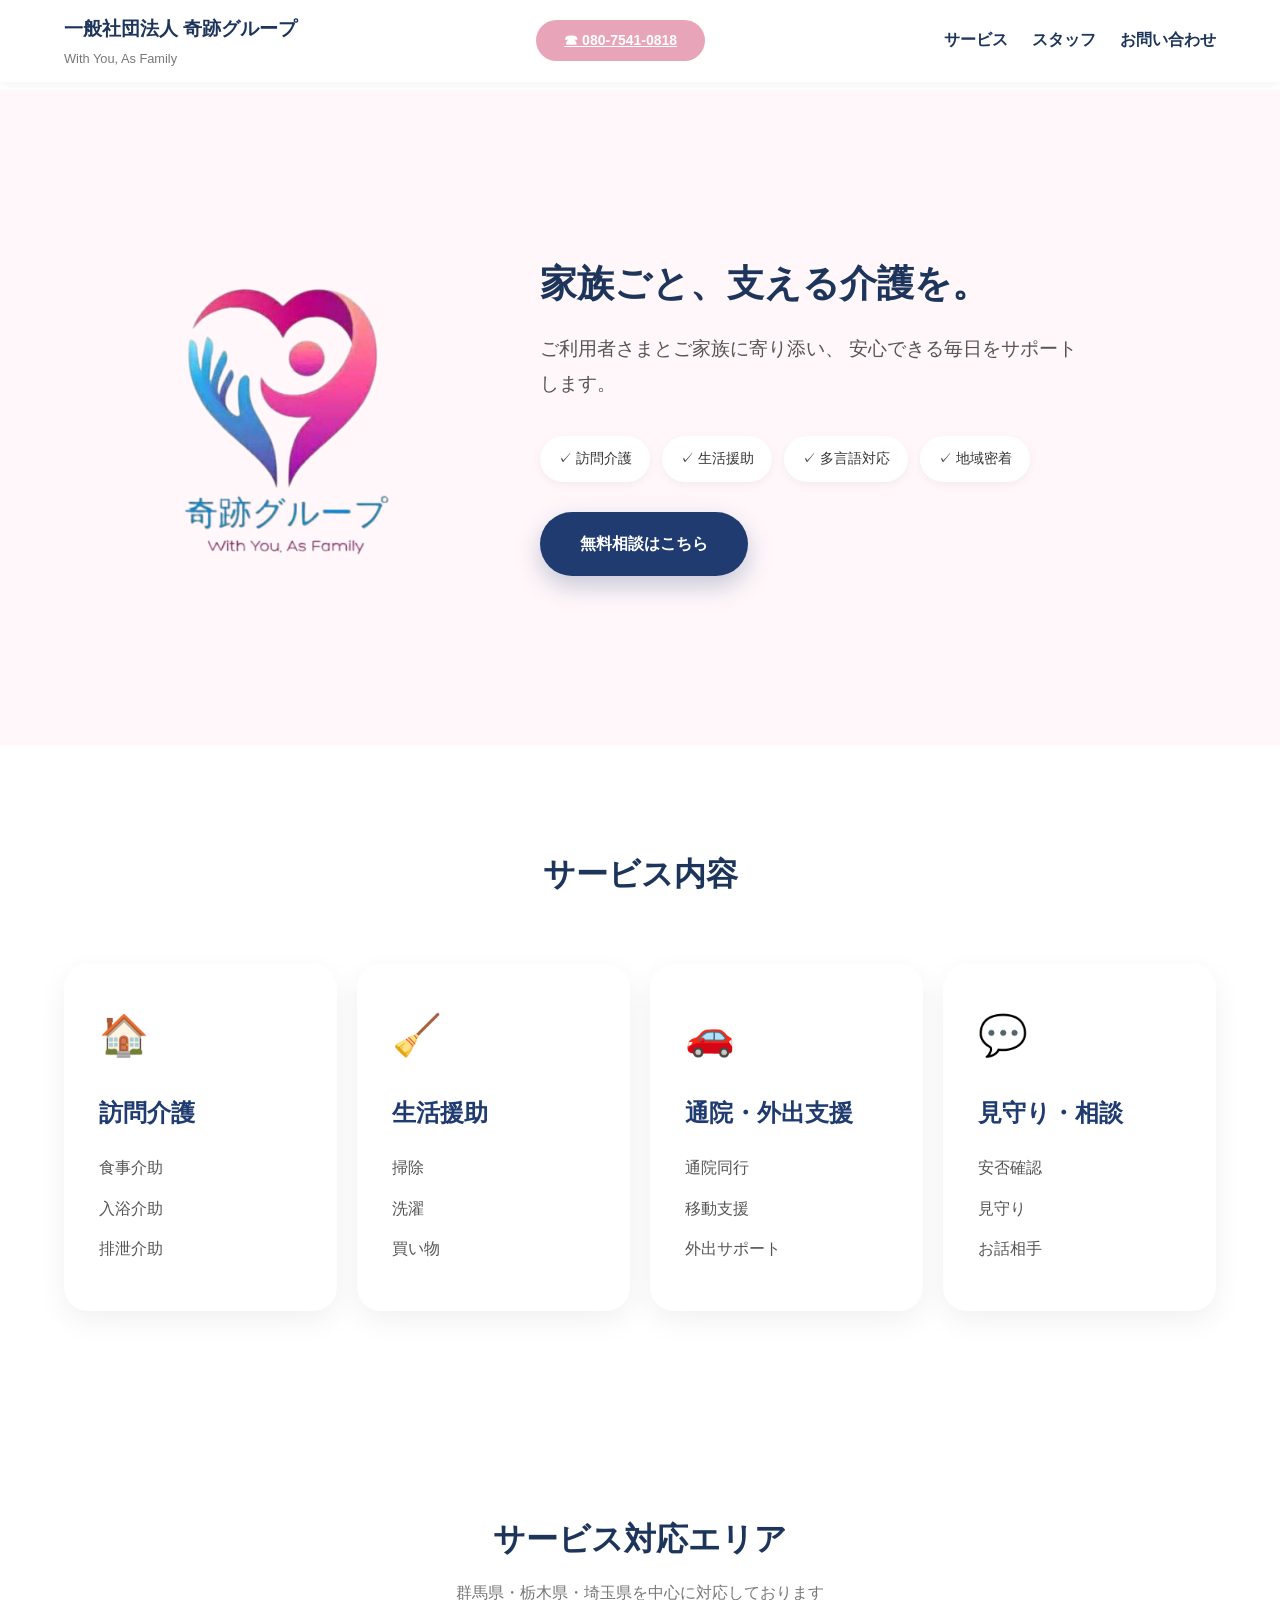
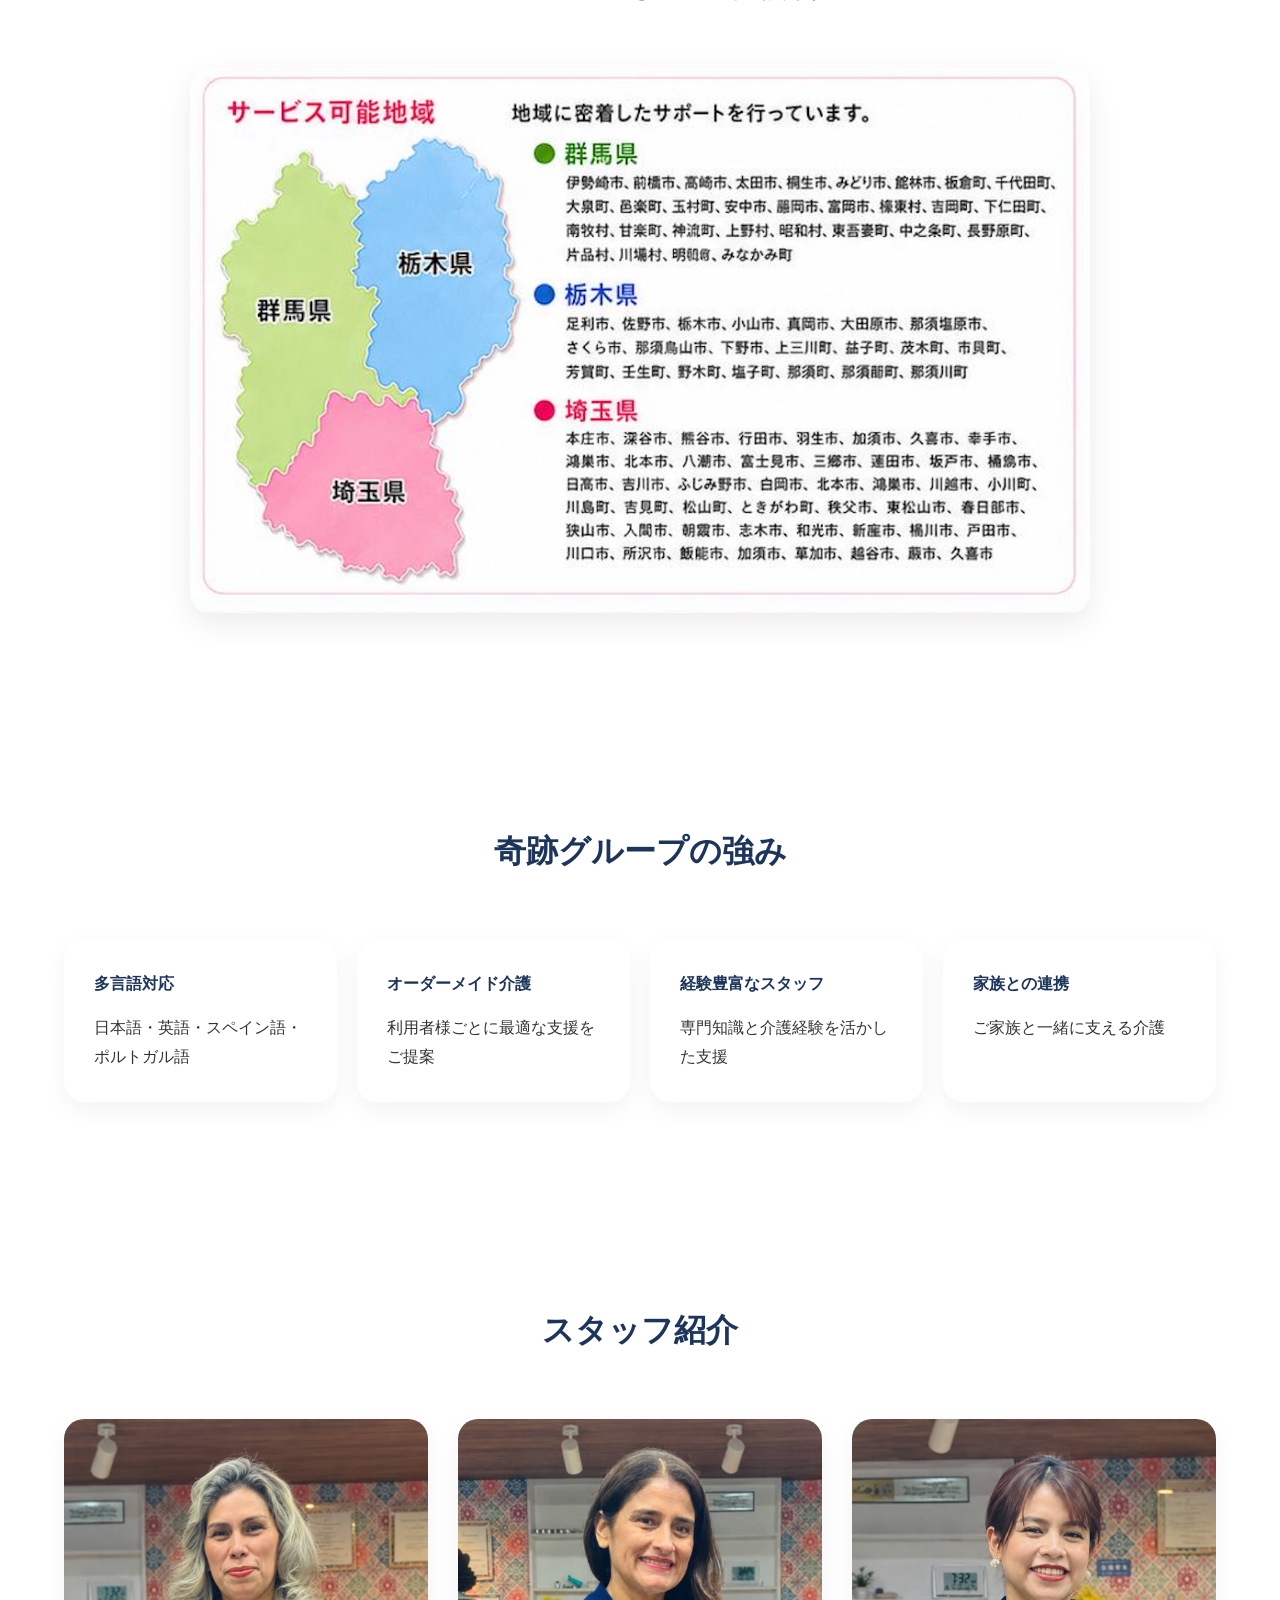
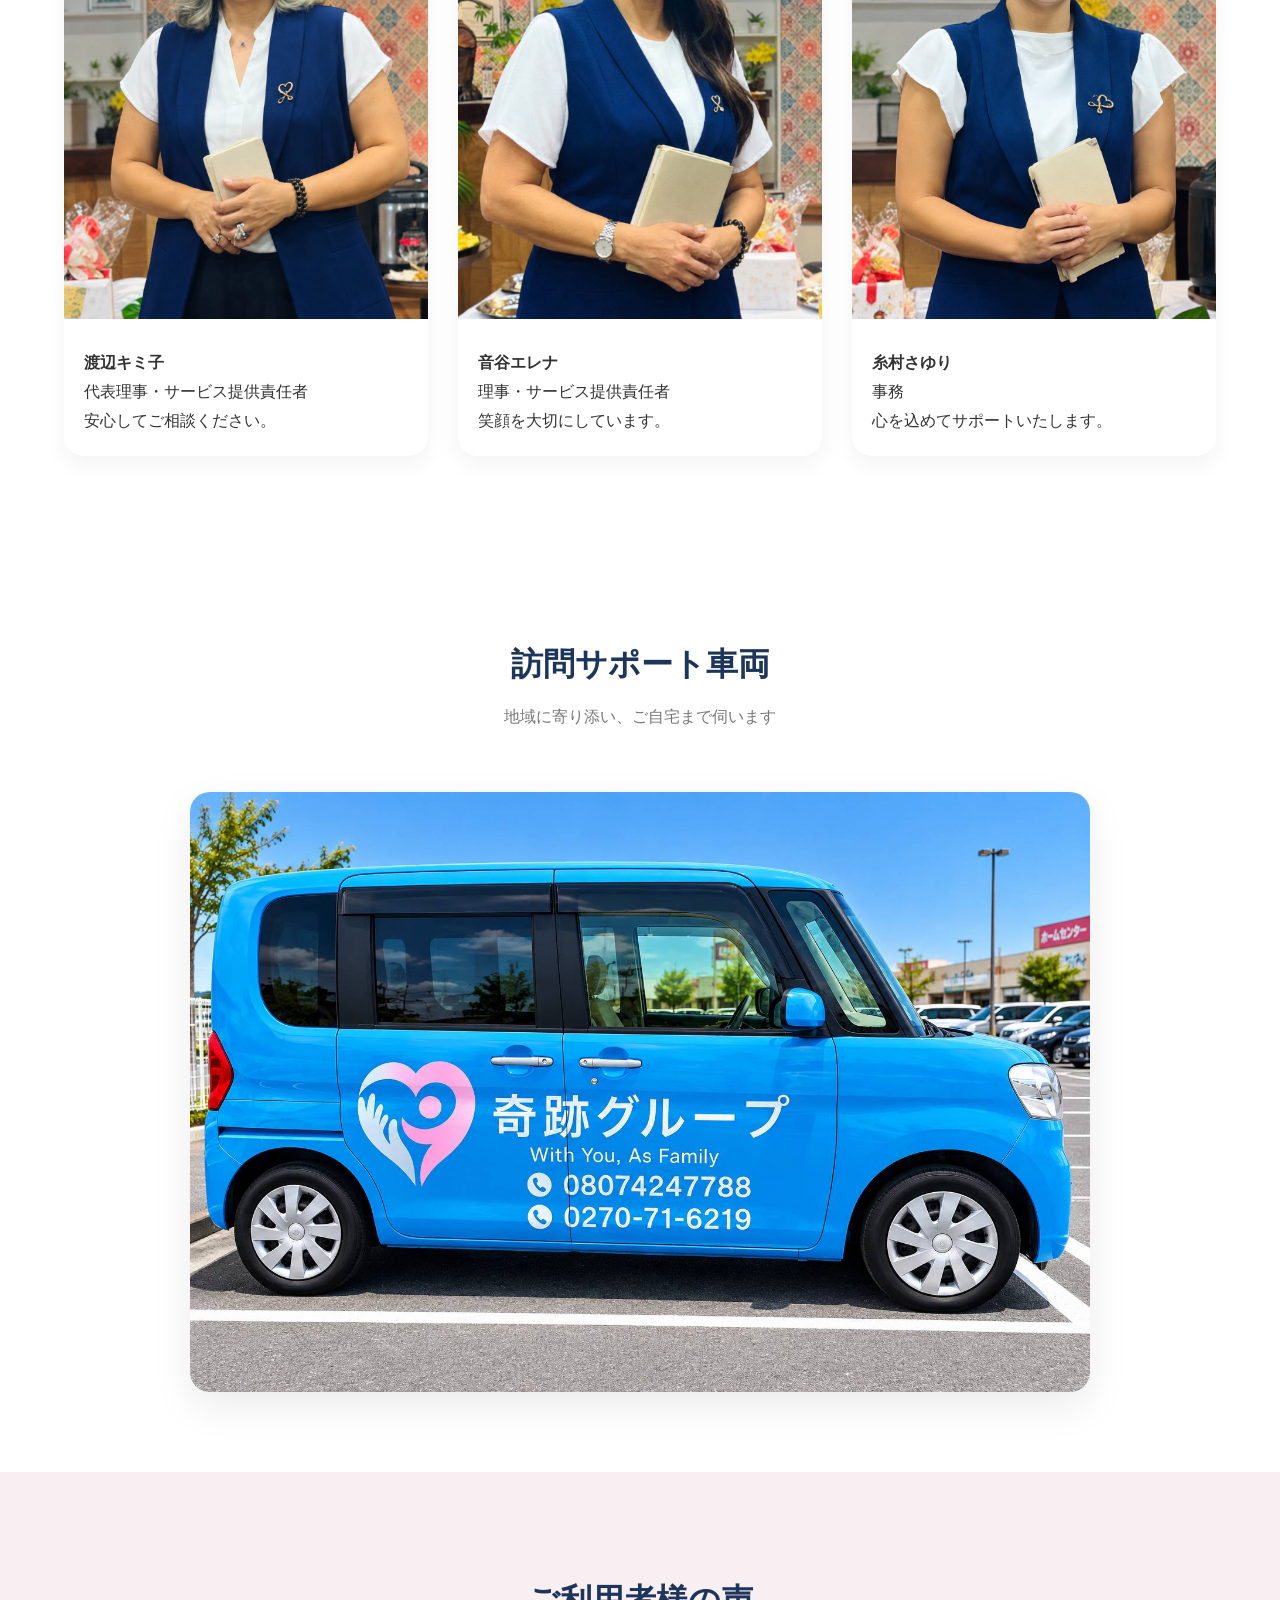
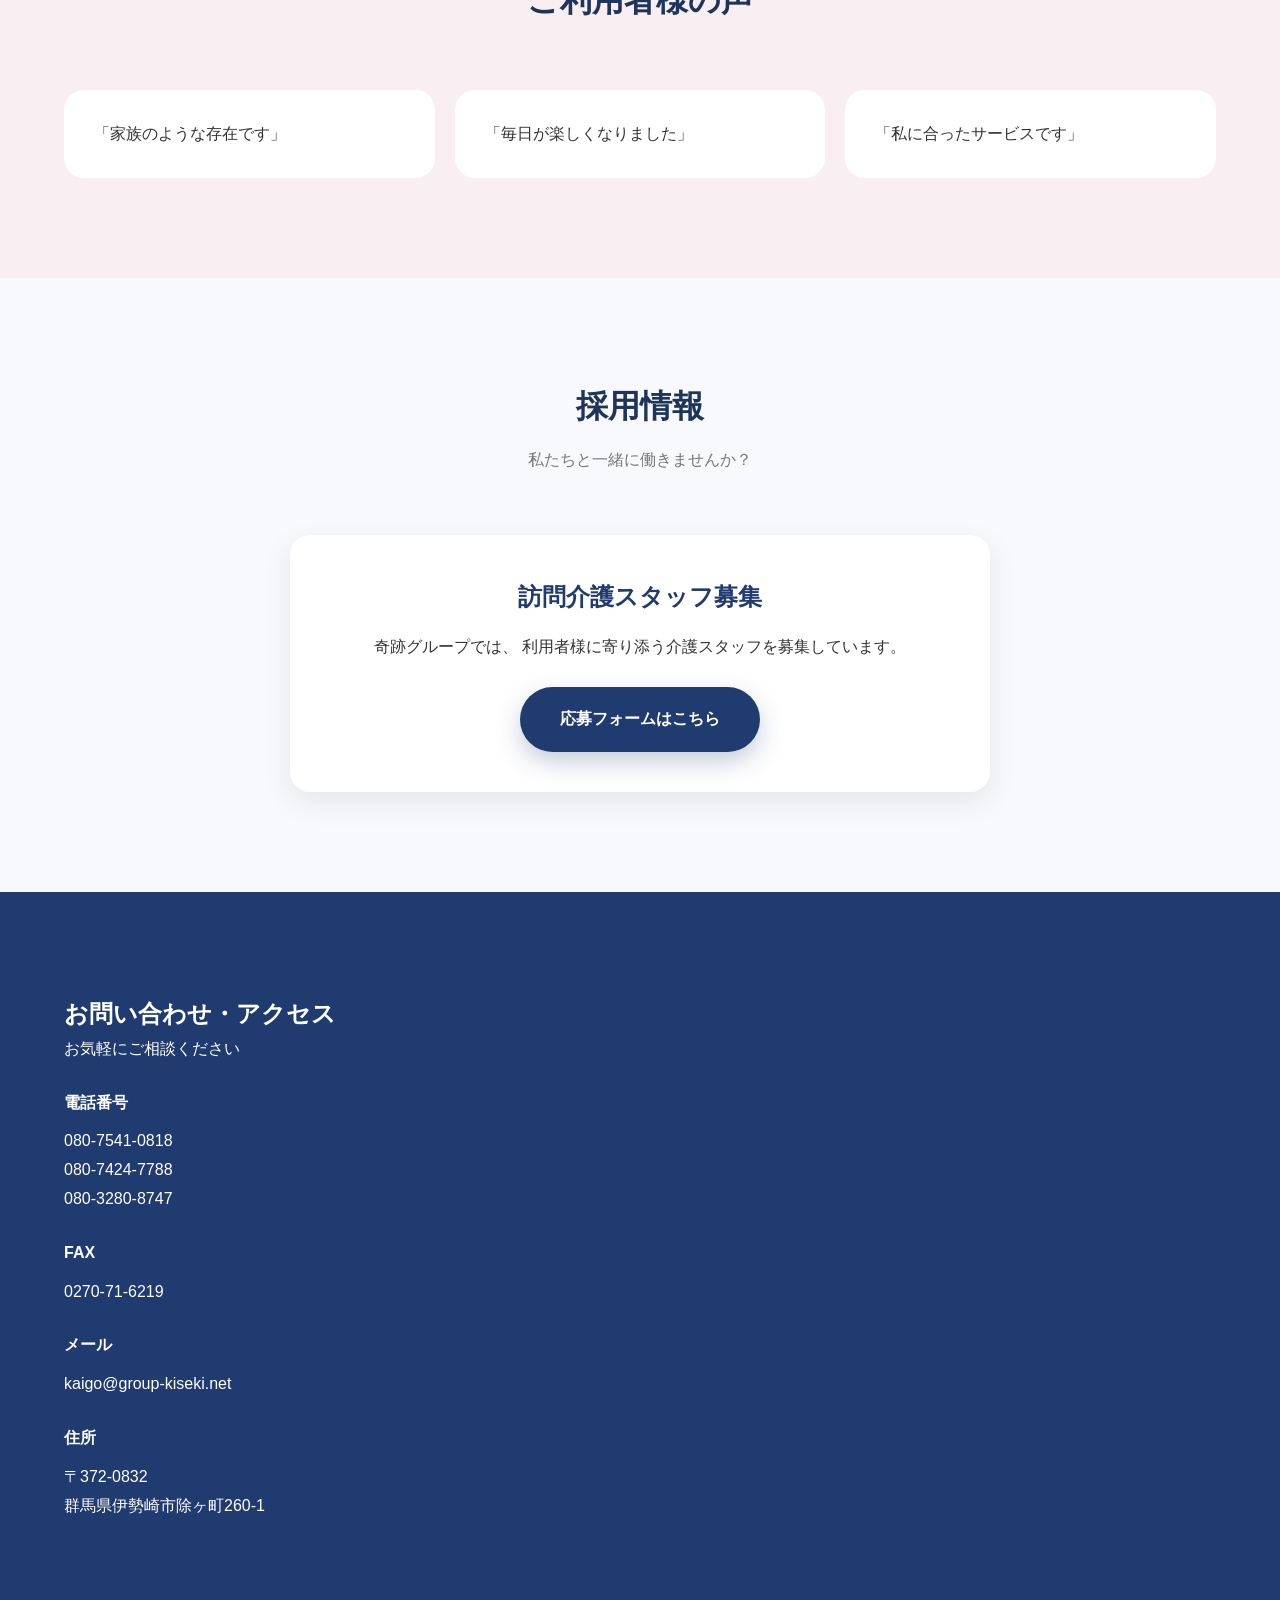
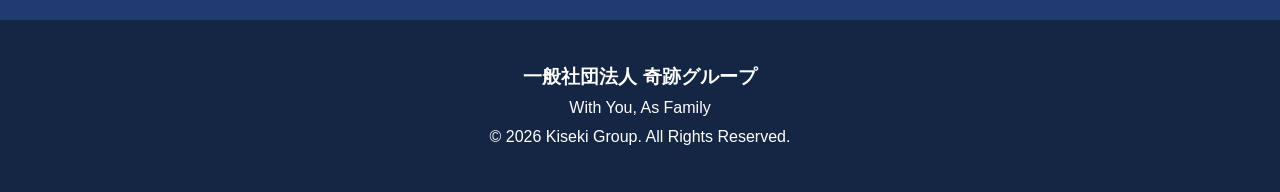
<file: index.html>
<!DOCTYPE html>
<html lang="ja">
<head>
<meta charset="UTF-8">
<meta name="viewport" content="width=device-width, initial-scale=1.0">

<title>一般社団法人 奇跡グループ｜訪問介護・生活支援</title>

<meta name="description"
content="群馬県伊勢崎市の訪問介護サービス。ご利用者様とご家族に寄り添い、安心できる毎日をサポートします。">

<link rel="preconnect" href="https://fonts.googleapis.com">
<link rel="preconnect" href="https://fonts.gstatic.com" crossorigin>
<link rel="stylesheet" href="style.css" />
</head>

<body>

<!-- HEADER -->
<header>
<div class="container navbar">

  <div class="logo">
    <h1>一般社団法人 奇跡グループ</h1>
    <span>With You, As Family</span>
  </div>

  <div class="header-phone">
  <a href="tel:08075410818" class="header-phone">
  ☎ 080-7541-0818
  </a>
  </div>

  <nav>
    <ul>
      <li><a href="#service">サービス</a></li>
      <li><a href="#staff">スタッフ</a></li>
      <li><a href="#contact">お問い合わせ</a></li>
    </ul>
  </nav>

</div>
</header>

<!-- HERO -->
<section class="hero">
  <div class="container hero-wrapper">

    <div class="hero-content">

      <h2>家族ごと、支える介護を。</h2>

      <p>
        ご利用者さまとご家族に寄り添い、
        安心できる毎日をサポートします。
      </p>

      <div class="hero-features">
        <span>✓ 訪問介護</span>
        <span>✓ 生活援助</span>
        <span>✓ 多言語対応</span>
        <span>✓ 地域密着</span>
      </div>

      <a href="#contact" class="btn btn-primary">
        無料相談はこちら
      </a>

    </div>

    <div class="hero-image">
      <img src="images/logo.png" alt="奇跡グループ">
    </div>

  </div>
</section>

<!-- SERVICES -->
<section id="service">

<div class="container">

<div class="section-title">
<h3>サービス内容</h3>
</div>

<div class="grid">

<div class="service-card">
  <div class="service-icon">🏠</div>
  <h4>訪問介護</h4>
  <ul>
    <li>食事介助</li>
    <li>入浴介助</li>
    <li>排泄介助</li>
  </ul>
</div>

<div class="service-card">
  <div class="service-icon">🧹</div>
  <h4>生活援助</h4>
  <ul>
    <li>掃除</li>
    <li>洗濯</li>
    <li>買い物</li>
  </ul>
</div>

<div class="service-card">
  <div class="service-icon">🚗</div>
  <h4>通院・外出支援</h4>
  <ul>
    <li>通院同行</li>
    <li>移動支援</li>
    <li>外出サポート</li>
  </ul>
</div>

<div class="service-card">
  <div class="service-icon">💬</div>
  <h4>見守り・相談</h4>
  <ul>
    <li>安否確認</li>
    <li>見守り</li>
    <li>お話相手</li>
  </ul>
</div>

</div>

</div>

</section>
<!-- area -->
 <section class="area" id="area">
  <div class="container">

    <div class="section-title">
      <h3>サービス対応エリア</h3>
      <p>群馬県・栃木県・埼玉県を中心に対応しております</p>
    </div>

    <div class="area-content">

      <div class="area-map">
        <img src="images/area-map.png" alt="サービス対応地域">
      </div>

    </div>

  </div>
</section>
<!-- STRENGTH -->
<section>

<div class="container">

<div class="section-title">
<h3>奇跡グループの強み</h3>
</div>

<div class="grid">

<div class="card">
<h4>多言語対応</h4>
<p>
日本語・英語・スペイン語・ポルトガル語
</p>
</div>

<div class="card">
<h4>オーダーメイド介護</h4>
<p>
利用者様ごとに最適な支援をご提案
</p>
</div>

<div class="card">
<h4>経験豊富なスタッフ</h4>
<p>
専門知識と介護経験を活かした支援
</p>
</div>

<div class="card">
<h4>家族との連携</h4>
<p>
ご家族と一緒に支える介護
</p>
</div>

</div>

</div>

</section>

<!-- STAFF -->
<section id="staff">

<div class="container">

<div class="section-title">
<h3>スタッフ紹介</h3>
</div>

<div class="staff-grid">

<div class="staff-card">
<img src="images/渡辺キミコ.png" alt="渡辺キミ子">
<div class="staff-info">
<h4>渡辺キミ子</h4>
<p>代表理事・サービス提供責任者</p>
<p>安心してご相談ください。</p>
</div>
</div>

<div class="staff-card">
<img src="images/音谷エレナ.png" alt="音谷エレナ">
<div class="staff-info">
<h4>音谷エレナ</h4>
<p>理事・サービス提供責任者</p>
<p>笑顔を大切にしています。</p>
</div>
</div>

<div class="staff-card">
<img src="images/糸村さゆり.png" alt="糸村さゆり">
<div class="staff-info">
<h4>糸村さゆり</h4>
<p>事務</p>
<p>心を込めてサポートいたします。</p>
</div>
</div>

</div>

</div>

</section>

<section class="vehicle">

  <div class="container">

    <div class="section-title">
      <h3>訪問サポート車両</h3>
      <p>地域に寄り添い、ご自宅まで伺います</p>
    </div>

    <img src="images/car.jpg" alt="奇跡グループ訪問車両">

  </div>

</section>

<!-- TESTIMONIAL -->
<section class="testimonial">

<div class="container">

<div class="section-title">
<h3>ご利用者様の声</h3>
</div>

<div class="grid">

<div class="testimonial-card">
「家族のような存在です」
</div>

<div class="testimonial-card">
「毎日が楽しくなりました」
</div>

<div class="testimonial-card">
「私に合ったサービスです」
</div>

</div>

</div>

</section>

<!-- RECRUIT -->
<section class="recruit">

  <div class="container">

    <div class="section-title">
      <h3>採用情報</h3>
      <p>私たちと一緒に働きませんか？</p>
    </div>

    <div class="recruit-box">

      <h4>訪問介護スタッフ募集</h4>

      <p>
        奇跡グループでは、
        利用者様に寄り添う介護スタッフを募集しています。
      </p>

      <a href="https://bit.ly/kiseki-form"
         class="btn btn-primary"
         target="_blank">
         応募フォームはこちら
      </a>

    </div>

  </div>

</section>

<!-- CONTACT -->
<section id="contact" class="contact">

  <div class="container">

    <div class="contact-header">
      <h2 class="contact-title">
       お問い合わせ・アクセス
    </h2>
    <p>お気軽にご相談ください</p>

    </div>

    <div class="contact-grid">

      <div class="contact-info">

        <h4>電話番号</h4>
        <p>080-7541-0818</p>
        <p>080-7424-7788</p>
        <p>080-3280-8747</p>

        <h4>FAX</h4>
        <p>0270-71-6219</p>

        <h4>メール</h4>
        <p>kaigo@group-kiseki.net</p>

        <h4>住所</h4>
        <p>
          〒372-0832<br>
          群馬県伊勢崎市除ヶ町260-1
        </p>

      </div>

      <div class="map-wrapper">

        <iframe
          src="https://www.google.com/maps/embed?pb=!1m18!1m12!1m3!1d3216.30057712314!2d139.19436201104378!3d36.28075607228467!2m3!1f0!2f0!3f0!3m2!1i1024!2i768!4f13.1!3m3!1m2!1s0x601ee8715ef8e0c7%3A0x4e97ece692a49048!2s260-1%20Yogech%C5%8D%2C%20Isesaki%2C%20Gunma%20372-0832!5e0!3m2!1sen!2sjp!4v1789994020657!5m2!1sen!2sjp" 
          width="100%"
          height="450"
          style="border:0;"
          loading="lazy">
        </iframe>

      </div>

    </div>

  </div>

</section>
<footer>

<h3>一般社団法人 奇跡グループ</h3>

<p>With You, As Family</p>

<p>
© 2026 Kiseki Group.
All Rights Reserved.
</p>

</footer>

</body>
</html>
</file>
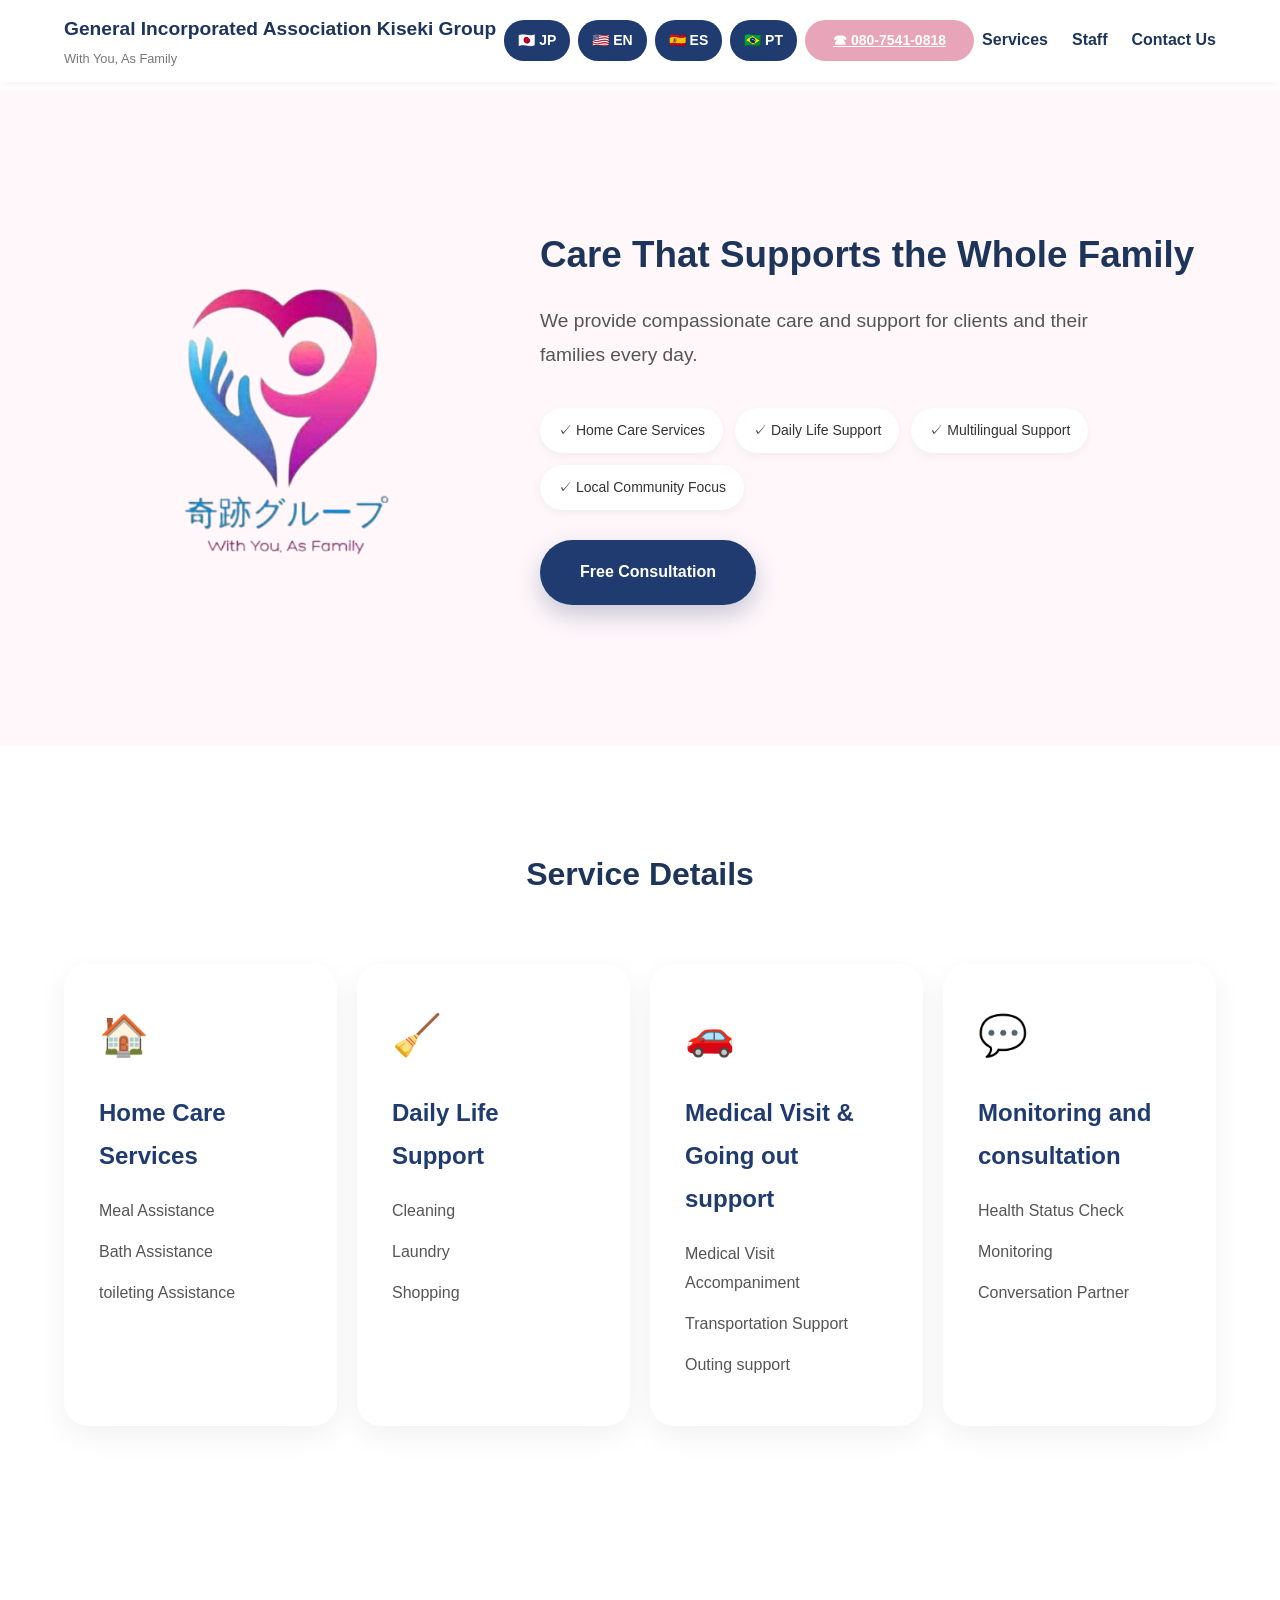
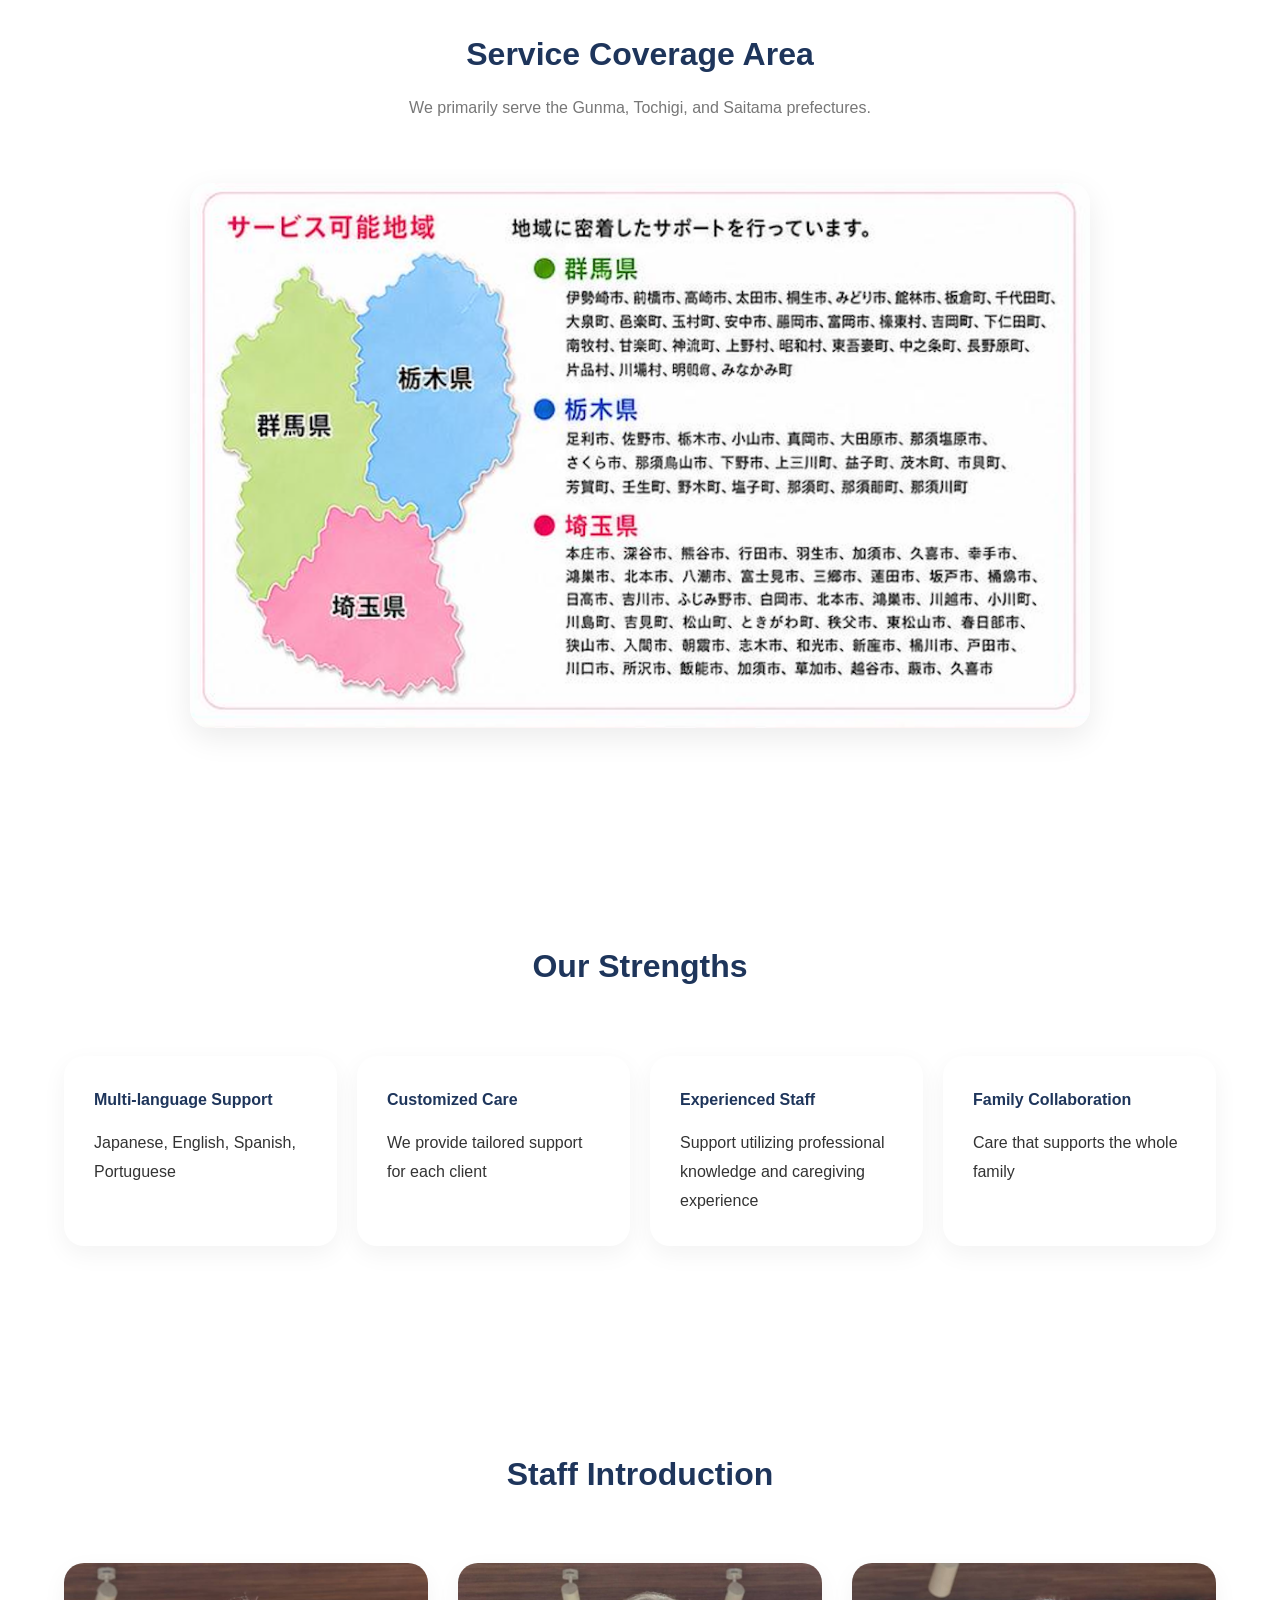
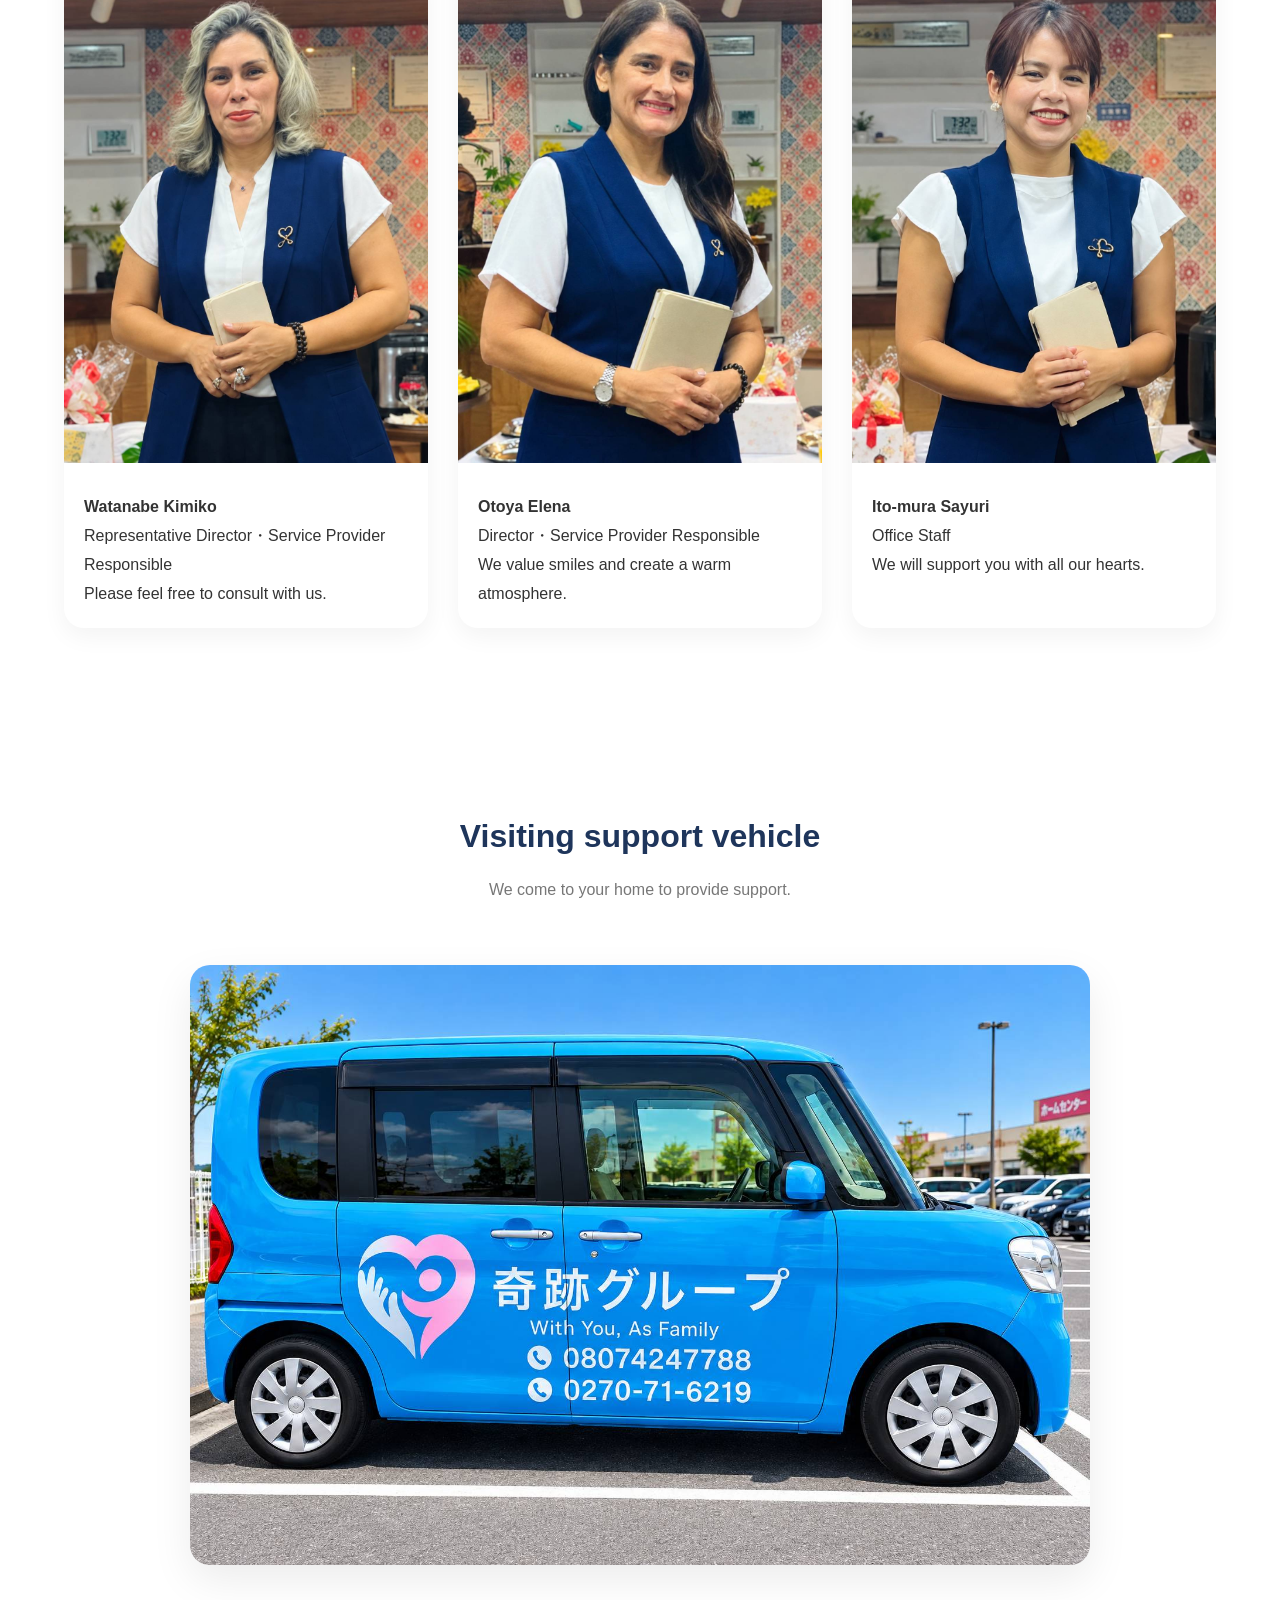
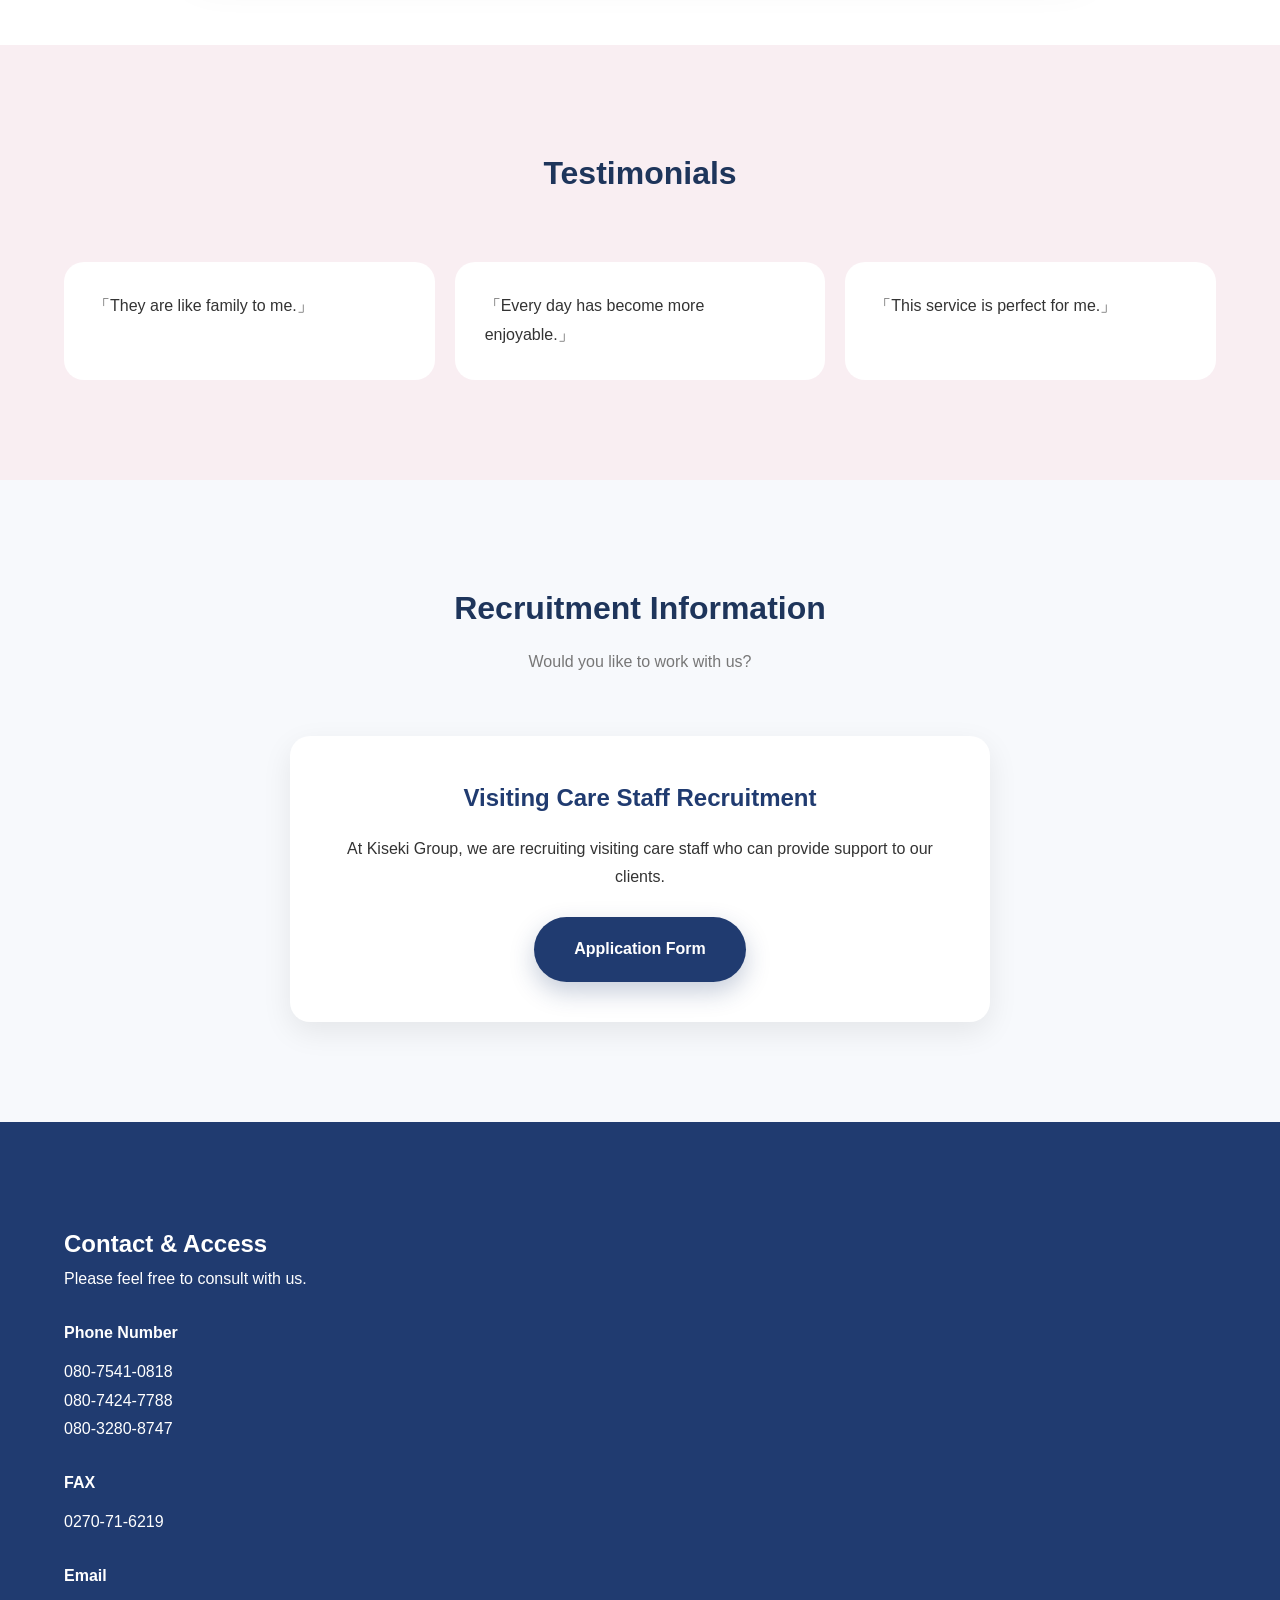
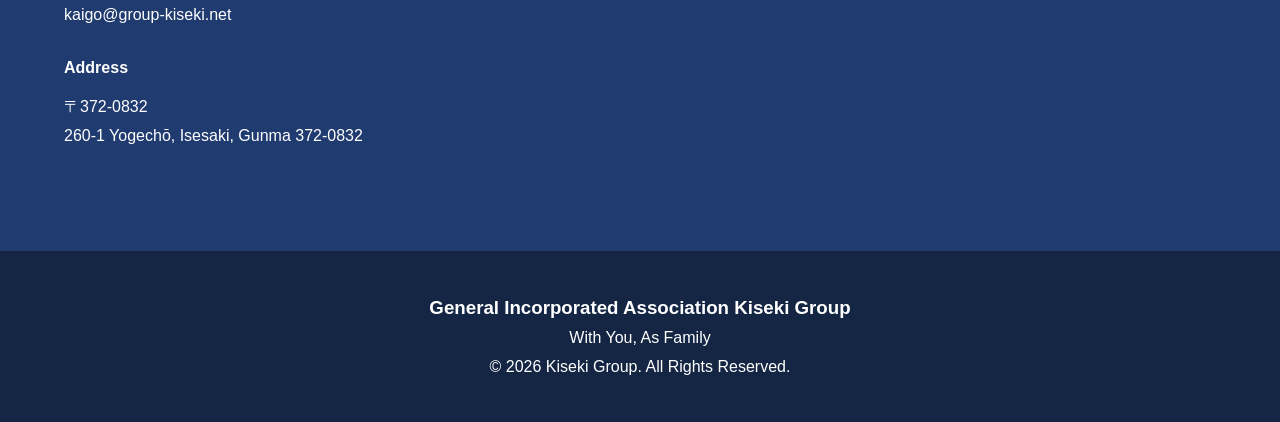
<file: en.html>
<!DOCTYPE html>
<html lang="ja">
<head>
<meta charset="UTF-8">
<meta name="viewport" content="width=device-width, initial-scale=1.0">

<title>Kiseki Group, a general incorporated association | Home care and daily living support</title>

<meta name="description"
content="Services for home care in Isesaki City, Gunma Prefecture. We support our clients and their families, helping them live each day with peace of mind.">

<link rel="preconnect" href="https://fonts.googleapis.com">
<link rel="preconnect" href="https://fonts.gstatic.com" crossorigin>
<link rel="stylesheet" href="style.css" />
</head>

<body>

<!-- HEADER -->
<header>
<div class="container navbar">

  <div class="logo">
    <h1>General Incorporated Association Kiseki Group</h1>
    <span>With You, As Family</span>
  </div>

<div class="lang-switch">
  <a href="index.html" class="lang-btn">🇯🇵 JP</a>
  <a href="en.html" class="lang-btn">🇺🇸 EN</a>
  <a href="es.html" class="lang-btn">🇪🇸 ES</a>
  <a href="pt.html" class="lang-btn">🇧🇷 PT</a>
</div>

  <div class="header-phone">
  <a href="tel:08075410818" class="header-phone">
  ☎ 080-7541-0818
  </a>
  </div>

  <nav>
    <ul>
      <li><a href="#service">Services</a></li>
      <li><a href="#staff">Staff</a></li>
      <li><a href="#contact">Contact Us</a></li>
    </ul>
  </nav>

</div>
</header>

<!-- HERO -->
<section class="hero">
  <div class="container hero-wrapper">

    <div class="hero-content">

      <h2>Care That Supports the Whole Family</h2>

      <p>
      We provide compassionate care and support
      for clients and their families every day.
      </p>

      <div class="hero-features">
        <span>✓ Home Care Services</span>
        <span>✓ Daily Life Support</span>
        <span>✓ Multilingual Support</span>
        <span>✓ Local Community Focus</span>
      </div>

      <a href="#contact" class="btn btn-primary">
        Free Consultation
      </a>

    </div>

    <div class="hero-image">
      <img src="images/logo.png" alt="奇跡グループ">
    </div>

  </div>
</section>

<!-- SERVICES -->
<section id="service">

<div class="container">

<div class="section-title">
<h3>Service Details</h3>
</div>

<div class="grid">

<div class="service-card">
  <div class="service-icon">🏠</div>
  <h4>Home Care Services</h4>
  <ul>
    <li>Meal Assistance</li>
    <li>Bath Assistance</li>
    <li> toileting Assistance</li>
  </ul>
</div>

<div class="service-card">
  <div class="service-icon">🧹</div>
  <h4>Daily Life Support</h4>
  <ul>
    <li>Cleaning</li>
    <li>Laundry</li>
    <li>Shopping</li>
  </ul>
</div>

<div class="service-card">
  <div class="service-icon">🚗</div>
  <h4>Medical Visit & Going out support</h4>
  <ul>
    <li>Medical Visit Accompaniment</li>
    <li>Transportation Support</li>
    <li>Outing support</li>
  </ul>
</div>

<div class="service-card">
  <div class="service-icon">💬</div>
  <h4>Monitoring and consultation</h4>
  <ul>
    <li>Health Status Check</li>
    <li>Monitoring</li>
    <li>Conversation Partner</li>
  </ul>
</div>

</div>

</div>

</section>
<!-- area -->
 <section class="area" id="area">
  <div class="container">

    <div class="section-title">
      <h3>Service Coverage Area</h3>
      <p>We primarily serve the Gunma, Tochigi, and Saitama prefectures.</p>
    </div>

    <div class="area-content">

      <div class="area-map">
        <img src="images/area-map.png" alt="Service Coverage Area">
      </div>

    </div>

  </div>
</section>
<!-- STRENGTH -->
<section>

<div class="container">

<div class="section-title">
<h3>Our Strengths</h3>
</div>

<div class="grid">

<div class="card">
<h4>Multi-language Support</h4>
<p>
Japanese, English, Spanish, Portuguese
</p>
</div>

<div class="card">
<h4>Customized Care</h4>
<p>
We provide tailored support for each client
</p>
</div>

<div class="card">
<h4>Experienced Staff</h4>
<p>
Support utilizing professional knowledge and caregiving experience
</p>
</div>

<div class="card">
<h4>Family Collaboration</h4>
<p>
Care that supports the whole family
</p>
</div>

</div>

</div>

</section>

<!-- STAFF -->
<section id="staff">

<div class="container">

<div class="section-title">
<h3>Staff Introduction</h3>
</div>

<div class="staff-grid">

<div class="staff-card">
<img src="images/渡辺キミコ.png" alt="Watanabe Kimiko">
<div class="staff-info">
<h4>Watanabe Kimiko</h4>
<p>Representative Director・Service Provider Responsible</p>
<p>Please feel free to consult with us.</p>
</div>
</div>

<div class="staff-card">
<img src="images/音谷エレナ.png" alt="Otoya Elena">
<div class="staff-info">
<h4>Otoya Elena</h4>
<p>Director・Service Provider Responsible</p>
<p>We value smiles and create a warm atmosphere.</p>
</div>
</div>

<div class="staff-card">
<img src="images/糸村さゆり.png" alt="Ito-mura Sayuri">
<div class="staff-info">
<h4>Ito-mura Sayuri</h4>
<p>Office Staff</p>
<p>We will support you with all our hearts.</p>
</div>
</div>

</div>

</div>

</section>

<section class="vehicle">

  <div class="container">

    <div class="section-title">
      <h3>Visiting support vehicle</h3>
      <p>We come to your home to provide support.</p>
    </div>

    <img src="images/car.jpg" alt="Kiseki Group Visiting Vehicle">

  </div>

</section>

<!-- TESTIMONIAL -->
<section class="testimonial">

<div class="container">

<div class="section-title">
<h3>Testimonials</h3>
</div>

<div class="grid">

<div class="testimonial-card">
「They are like family to me.」
</div>

<div class="testimonial-card">
「Every day has become more enjoyable.」
</div>

<div class="testimonial-card">
「This service is perfect for me.」
</div>

</div>

</div>

</section>

<!-- RECRUIT -->
<section class="recruit">

  <div class="container">

    <div class="section-title">
      <h3>Recruitment Information</h3>
      <p>Would you like to work with us?</p>
    </div>

    <div class="recruit-box">

      <h4>Visiting Care Staff Recruitment</h4>

      <p>
        At Kiseki Group, we are recruiting visiting care staff who can provide support to our clients.
      </p>

      <a href="https://bit.ly/kiseki-form"
         class="btn btn-primary"
         target="_blank">
         Application Form
      </a>

    </div>

  </div>

</section>

<!-- CONTACT -->
<section id="contact" class="contact">

  <div class="container">

    <div class="contact-header">
      <h2 class="contact-title">
       Contact & Access
      </h2>
      <p>Please feel free to consult with us.</p>

    </div>

    <div class="contact-grid">

      <div class="contact-info">

        <h4>Phone Number</h4>
        <p>080-7541-0818</p>
        <p>080-7424-7788</p>
        <p>080-3280-8747</p>

        <h4>FAX</h4>
        <p>0270-71-6219</p>

        <h4>Email</h4>
        <p>kaigo@group-kiseki.net</p>

        <h4>Address</h4>
        <p>
          〒372-0832<br>
          260-1 Yogechō, Isesaki, Gunma 372-0832
        </p>

      </div>

      <div class="map-wrapper">

        <iframe
          src="https://www.google.com/maps/embed?pb=!1m18!1m12!1m3!1d3216.30057712314!2d139.19436201104378!3d36.28075607228467!2m3!1f0!2f0!3f0!3m2!1i1024!2i768!4f13.1!3m3!1m2!1s0x601ee8715ef8e0c7%3A0x4e97ece692a49048!2s260-1%20Yogech%C5%8D%2C%20Isesaki%2C%20Gunma%20372-0832!5e0!3m2!1sen!2sjp!4v1789994020657!5m2!1sen!2sjp" 
          width="100%"
          height="450"
          style="border:0;"
          loading="lazy">
        </iframe>

      </div>

    </div>

  </div>

</section>
<footer>

<h3>General Incorporated Association Kiseki Group</h3>

<p>With You, As Family</p>

<p>
© 2026 Kiseki Group.
All Rights Reserved.
</p>

</footer>

</body>
</html>
</file>
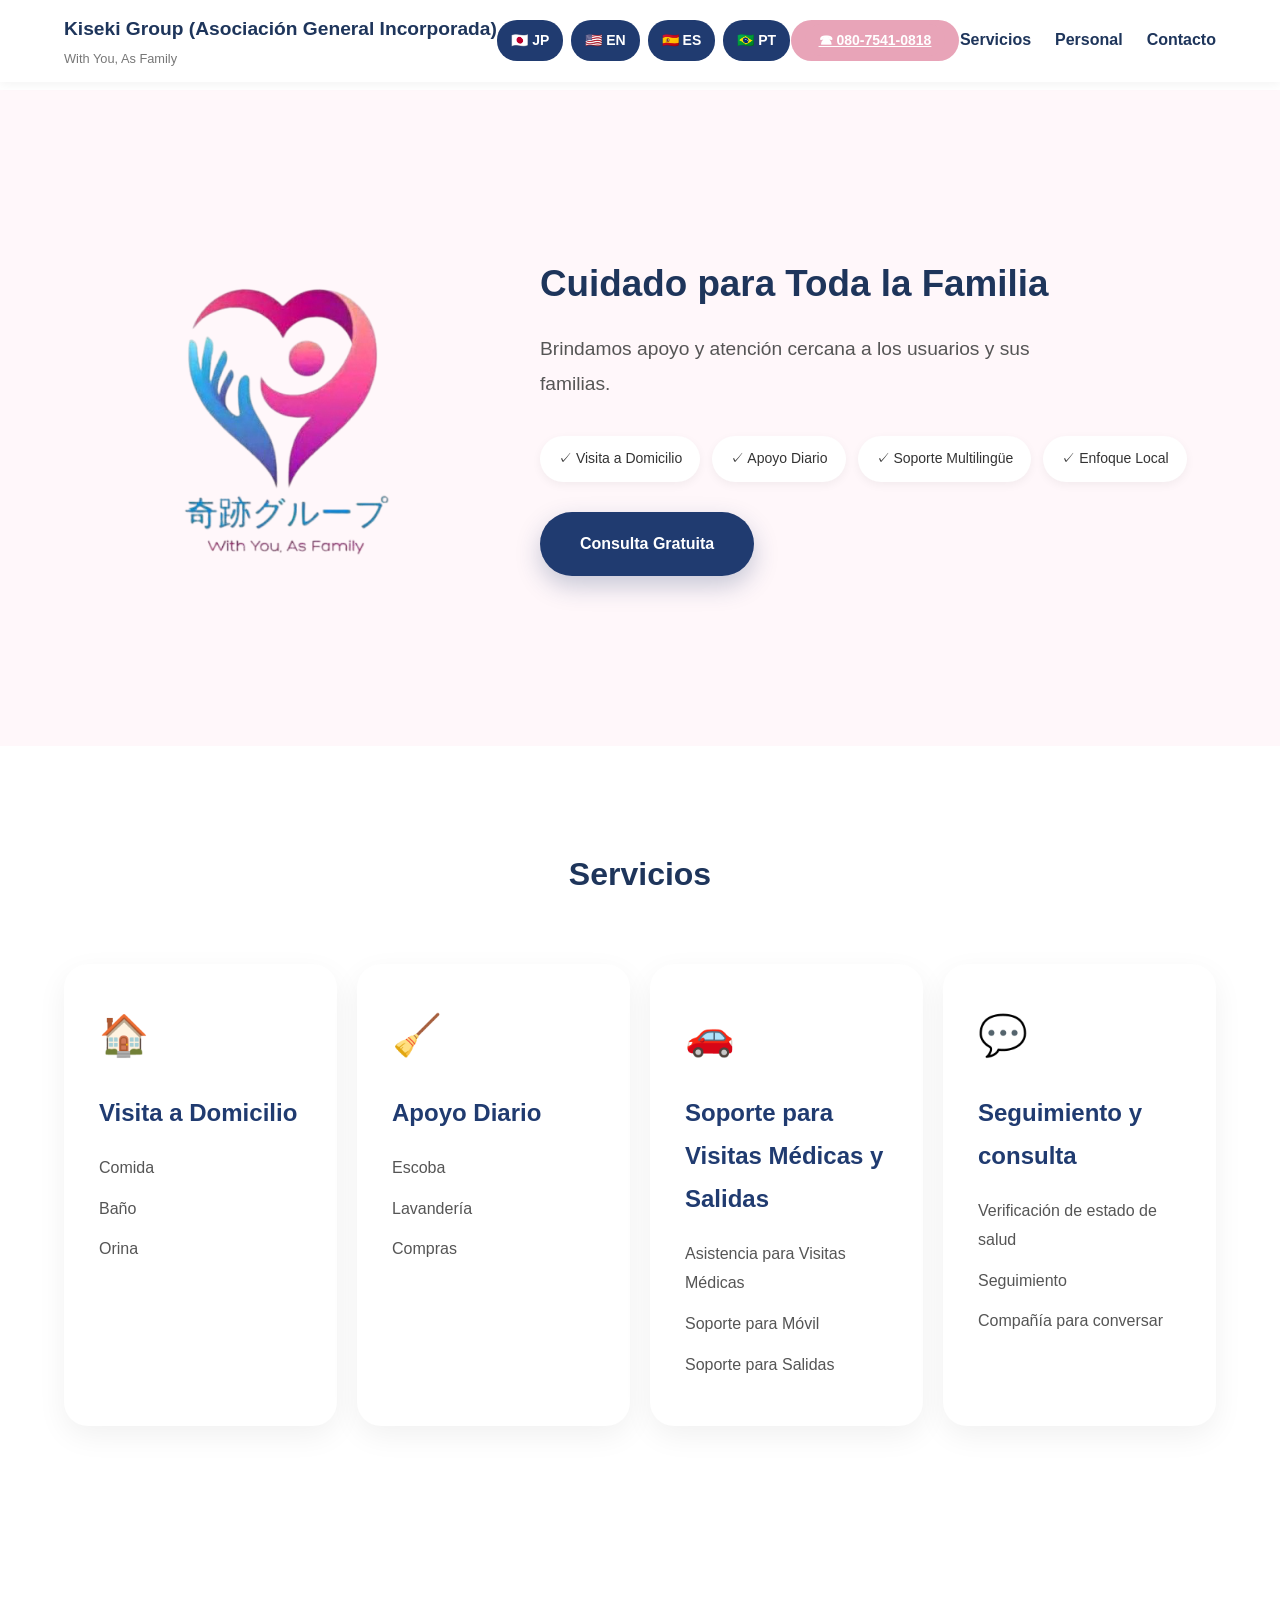
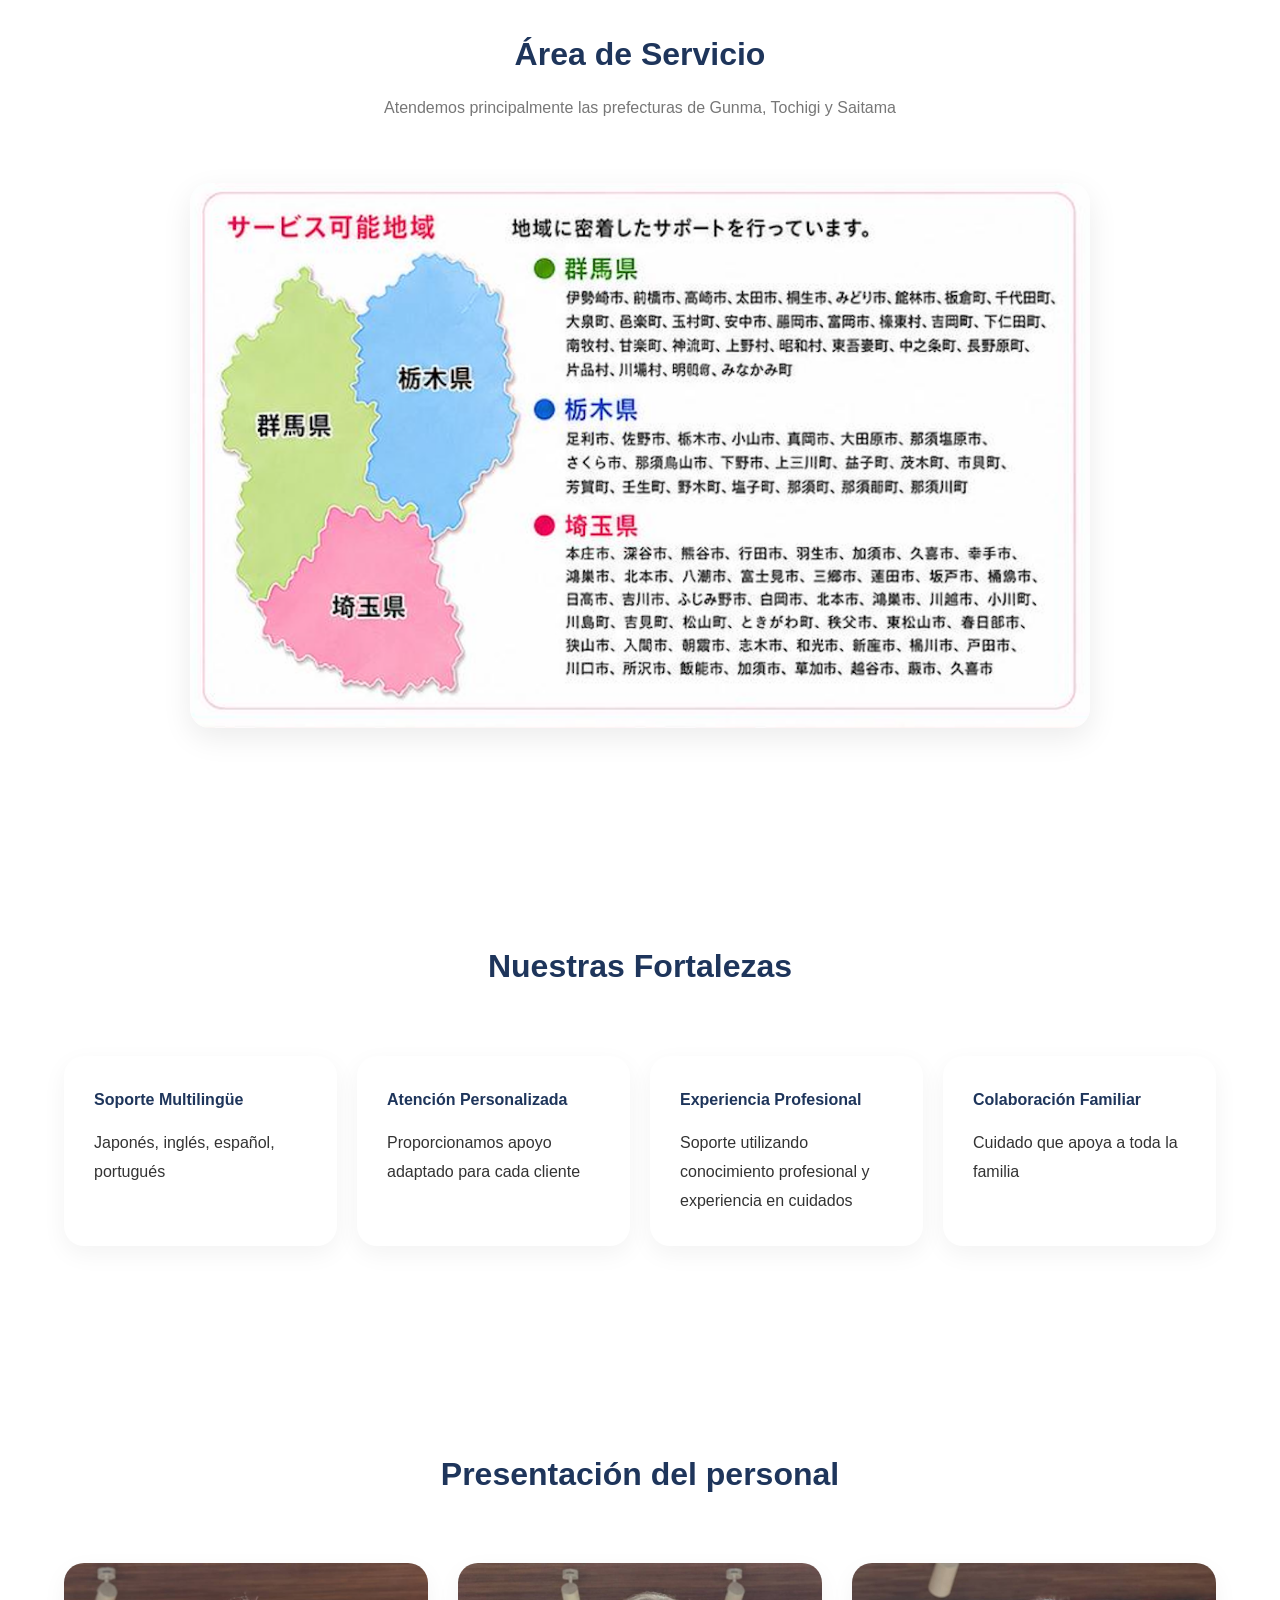
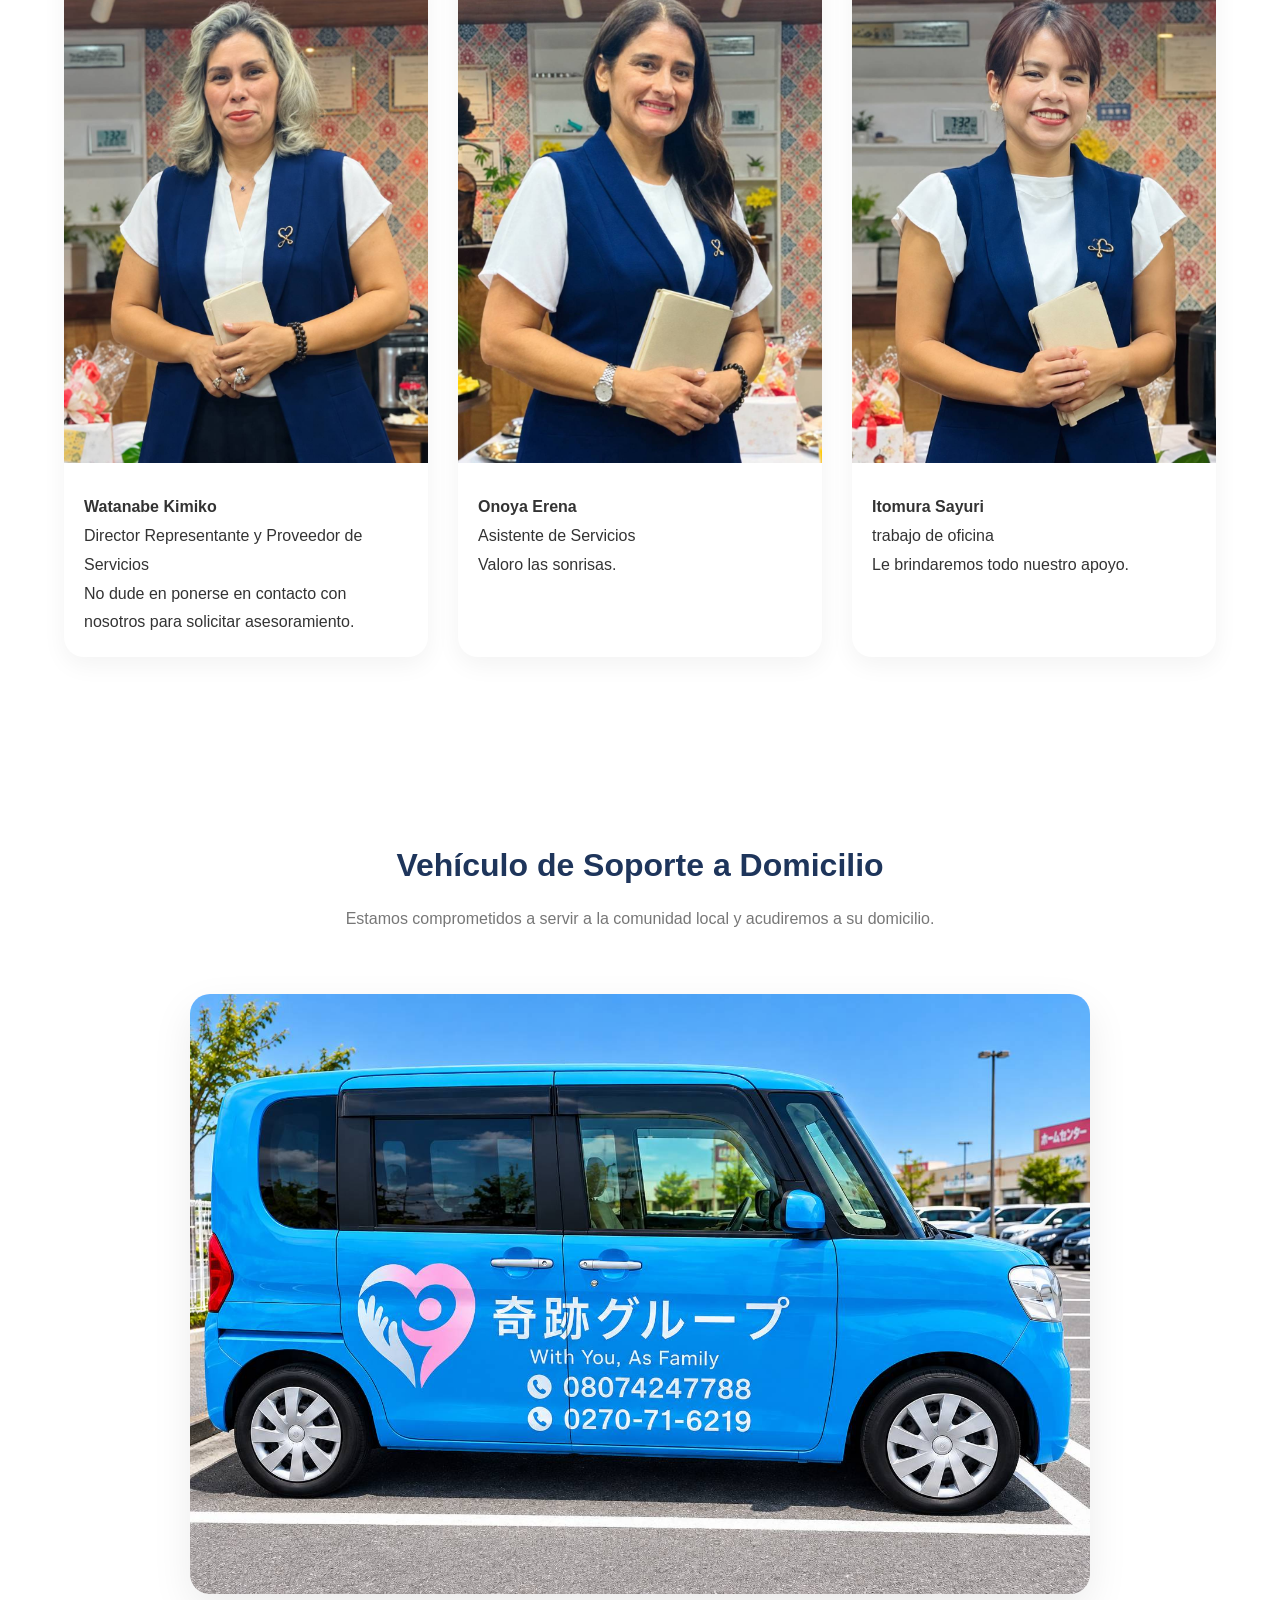
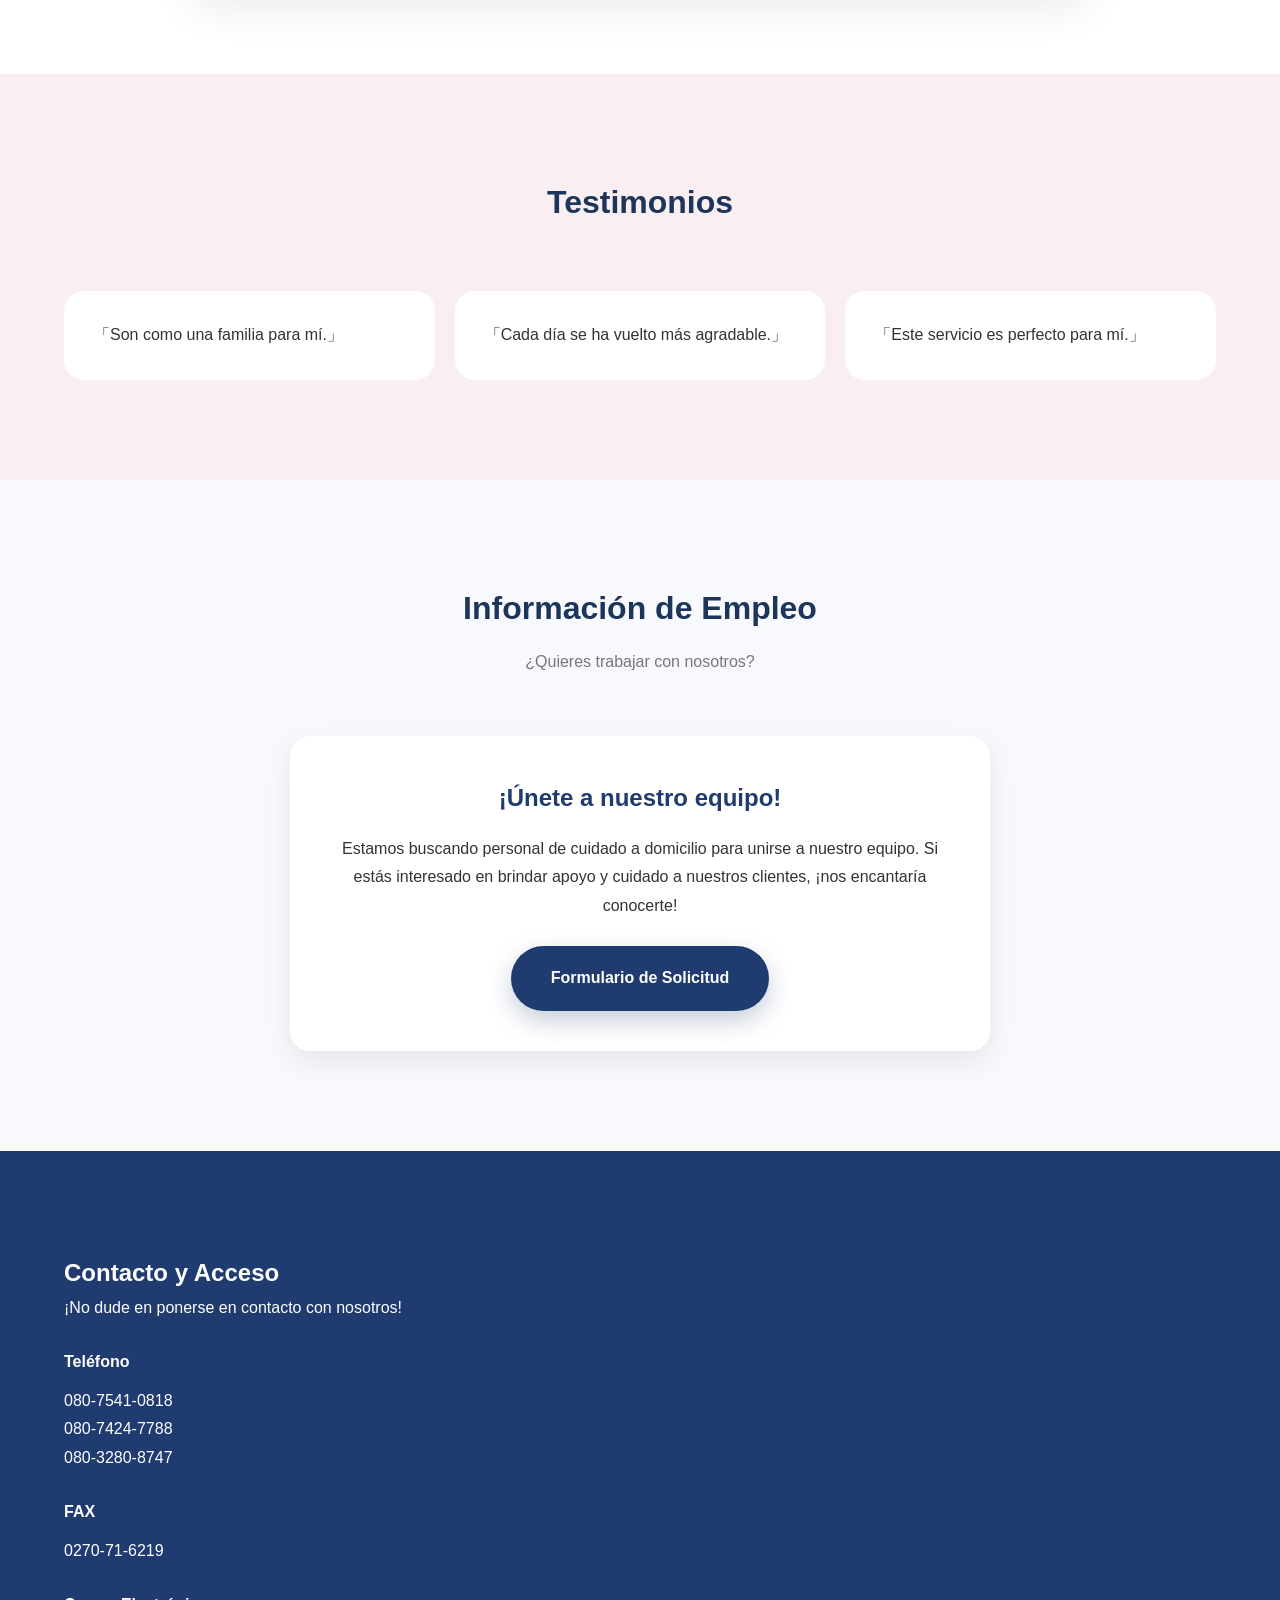
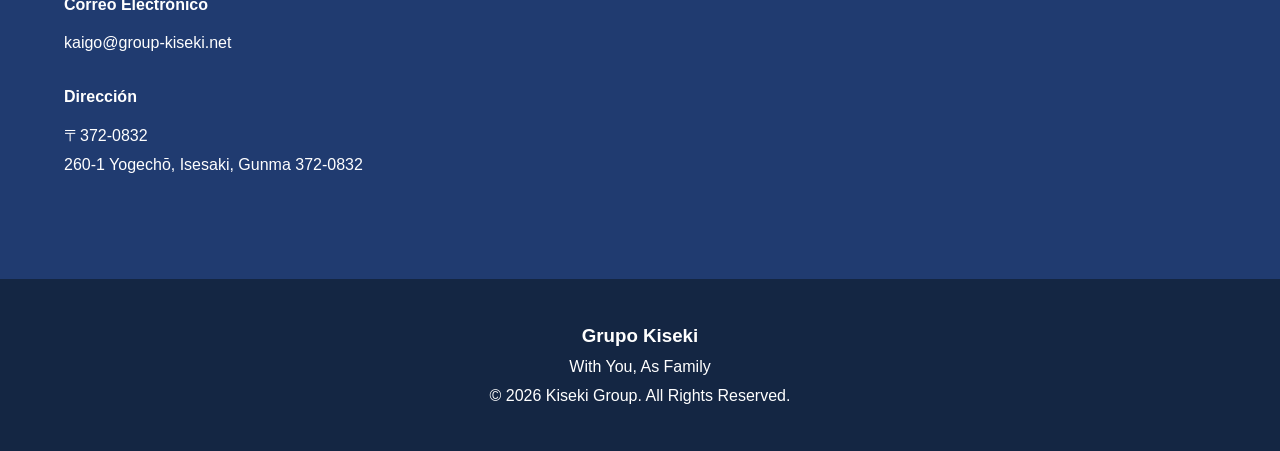
<file: es.html>
<!DOCTYPE html>
<html lang="ja">
<head>
<meta charset="UTF-8">
<meta name="viewport" content="width=device-width, initial-scale=1.0">

<title>Kiseki Group, uma associação geral incorporada | Cuidados domiciliares e apoio ao estilo de vida</title>

<meta name="description"
content="Serviços de assistência domiciliar na cidade de Isesaki, província de Gunma. Apoiamos nossos clientes e suas famílias, ajudando-os a viver cada dia com tranquilidade.">

<link rel="preconnect" href="https://fonts.googleapis.com">
<link rel="preconnect" href="https://fonts.gstatic.com" crossorigin>
<link rel="stylesheet" href="style.css" />
</head>

<body>

<!-- HEADER -->
<header>
<div class="container navbar">

  <div class="logo">
    <h1>Kiseki Group (Asociación General Incorporada)</h1>
    <span>With You, As Family</span>
  </div>

<div class="lang-switch">
  <a href="index.html" class="lang-btn">🇯🇵 JP</a>
  <a href="en.html" class="lang-btn">🇺🇸 EN</a>
  <a href="es.html" class="lang-btn">🇪🇸 ES</a>
  <a href="pt.html" class="lang-btn">🇧🇷 PT</a>
</div>

  <div class="header-phone">
  <a href="tel:08075410818" class="header-phone">
  ☎ 080-7541-0818
  </a>
  </div>

  <nav>
    <ul>
      <li><a href="#service">Servicios</a></li>
      <li><a href="#staff">Personal</a></li>
      <li><a href="#contact">Contacto</a></li>
    </ul>
  </nav>

</div>

</header>

<!-- HERO -->
<section class="hero">
  <div class="container hero-wrapper">

    <div class="hero-content">

      <h2>Cuidado para Toda la Familia</h2>

      <p>
       Brindamos apoyo y atención cercana
       a los usuarios y sus familias.
      </p>

      <div class="hero-features">
        <span>✓ Visita a Domicilio</span>
        <span>✓ Apoyo Diario</span>
        <span>✓ Soporte Multilingüe</span>
        <span>✓ Enfoque Local</span>
      </div>

      <a href="#contact" class="btn btn-primary">
        Consulta Gratuita
      </a>

    </div>

    <div class="hero-image">
      <img src="images/logo.png" alt="Kiseki Group">
    </div>

  </div>
</section>

<!-- SERVICES -->
<section id="service">

<div class="container">

<div class="section-title">
<h3>Servicios</h3>
</div>

<div class="grid">

<div class="service-card">
  <div class="service-icon">🏠</div>
  <h4>Visita a Domicilio</h4>
  <ul>
    <li>Comida</li>
    <li>Baño</li>
    <li>Orina</li>
  </ul>
</div>

<div class="service-card">
  <div class="service-icon">🧹</div>
  <h4>Apoyo Diario</h4>
  <ul>
    <li>Escoba</li>
    <li>Lavandería</li>
    <li>Compras</li>
  </ul>
</div>

<div class="service-card">
  <div class="service-icon">🚗</div>
  <h4>Soporte para Visitas Médicas y Salidas</h4>
  <ul>
    <li>Asistencia para Visitas Médicas</li>
    <li>Soporte para Móvil</li>
    <li>Soporte para Salidas</li>
  </ul>
</div>

<div class="service-card">
  <div class="service-icon">💬</div>
  <h4>Seguimiento y consulta</h4>
  <ul>
    <li>Verificación de estado de salud</li>
    <li>Seguimiento</li>
    <li>Compañía para conversar</li>
  </ul>
</div>

</div>

</div>

</section>
<!-- area -->
 <section class="area" id="area">
  <div class="container">

    <div class="section-title">
      <h3>Área de Servicio</h3>
      <p>Atendemos principalmente las prefecturas de Gunma, Tochigi y Saitama</p>
    </div>

    <div class="area-content">

      <div class="area-map">
        <img src="images/area-map.png" alt="Área de Servicio">
      </div>

    </div>

  </div>
</section>
<!-- STRENGTH -->
<section>

<div class="container">

<div class="section-title">
<h3>Nuestras Fortalezas</h3>
</div>

<div class="grid">

<div class="card">
<h4>Soporte Multilingüe</h4>
<p>
Japonés, inglés, español, portugués
</p>
</div>

<div class="card">
<h4>Atención Personalizada</h4>
<p>
Proporcionamos apoyo adaptado para cada cliente
</p>
</div>

<div class="card">
<h4>Experiencia Profesional</h4>
<p>
Soporte utilizando conocimiento profesional y experiencia en cuidados
</p>
</div>

<div class="card">
<h4>Colaboración Familiar</h4>
<p>
Cuidado que apoya a toda la familia
</p>
</div>

</div>

</div>

</section>

<!-- STAFF -->
<section id="staff">

<div class="container">

<div class="section-title">
<h3>Presentación del personal</h3>
</div>

<div class="staff-grid">

<div class="staff-card">
<img src="images/渡辺キミコ.png" alt="Watanabe Kimiko">
<div class="staff-info">
<h4>Watanabe Kimiko</h4>
<p>Director Representante y Proveedor de Servicios</p>
<p>No dude en ponerse en contacto con nosotros para solicitar asesoramiento.</p>
</div>
</div>

<div class="staff-card">
<img src="images/音谷エレナ.png" alt="Onoya Erena">
<div class="staff-info">
<h4>Onoya Erena</h4>
<p>Asistente de Servicios</p>
<p>Valoro las sonrisas.</p>
</div>
</div>

<div class="staff-card">
<img src="images/糸村さゆり.png" alt="Itomura Sayuri">
<div class="staff-info">
<h4>Itomura Sayuri</h4>
<p>trabajo de oficina</p>
<p>Le brindaremos todo nuestro apoyo.</p>
</div>
</div>

</div>

</div>

</section>

<section class="vehicle">

  <div class="container">

    <div class="section-title">
      <h3>Vehículo de Soporte a Domicilio</h3>
      <p>Estamos comprometidos a servir a la comunidad local y acudiremos a su domicilio.</p>
    </div>

    <img src="images/car.jpg" alt="Vehículo de Soporte a Domicilio del Grupo Kiseki">

  </div>

</section>

<!-- TESTIMONIAL -->
<section class="testimonial">

<div class="container">

<div class="section-title">
<h3>Testimonios</h3>
</div>

<div class="grid">

<div class="testimonial-card">
「Son como una familia para mí.」
</div>

<div class="testimonial-card">
「Cada día se ha vuelto más agradable.」
</div>

<div class="testimonial-card">
「Este servicio es perfecto para mí.」
</div>

</div>

</div>

</section>

<!-- RECRUIT -->
<section class="recruit">

  <div class="container">

    <div class="section-title">
      <h3>Información de Empleo</h3>
      <p>¿Quieres trabajar con nosotros?</p>
    </div>

    <div class="recruit-box">

      <h4>¡Únete a nuestro equipo!</h4>

      <p>
        Estamos buscando personal de cuidado a domicilio para unirse a nuestro equipo. Si estás interesado en brindar apoyo y cuidado a nuestros clientes, ¡nos encantaría conocerte!
      </p>

      <a href="https://bit.ly/kiseki-form"
         class="btn btn-primary"
         target="_blank">
        Formulario de Solicitud
      </a>

    </div>

  </div>

</section>

<!-- CONTACT -->
<section id="contact" class="contact">

  <div class="container">

    <div class="contact-header">
      <h2 class="contact-title">
       Contacto y Acceso
      </h2>
      <p>¡No dude en ponerse en contacto con nosotros!</p>

    </div>

    <div class="contact-grid">

      <div class="contact-info">

        <h4>Teléfono</h4>
        <p>080-7541-0818</p>
        <p>080-7424-7788</p>
        <p>080-3280-8747</p>

        <h4>FAX</h4>
        <p>0270-71-6219</p>

        <h4>Correo Electrónico</h4>
        <p>kaigo@group-kiseki.net</p>

        <h4>Dirección</h4>
        <p>
          〒372-0832<br>
            260-1 Yogechō, Isesaki, Gunma 372-0832
        </p>

      </div>

      <div class="map-wrapper">

        <iframe
          src="https://www.google.com/maps/embed?pb=!1m18!1m12!1m3!1d3216.30057712314!2d139.19436201104378!3d36.28075607228467!2m3!1f0!2f0!3f0!3m2!1i1024!2i768!4f13.1!3m3!1m2!1s0x601ee8715ef8e0c7%3A0x4e97ece692a49048!2s260-1%20Yogech%C5%8D%2C%20Isesaki%2C%20Gunma%20372-0832!5e0!3m2!1sen!2sjp!4v1789994020657!5m2!1sen!2sjp" 
          width="100%"
          height="450"
          style="border:0;"
          loading="lazy">
        </iframe>

      </div>

    </div>

  </div>

</section>
<footer>

<h3>Grupo Kiseki</h3>

<p>With You, As Family</p>

<p>
© 2026 Kiseki Group.
All Rights Reserved.
</p>

</footer>

</body>
</html>
</file>
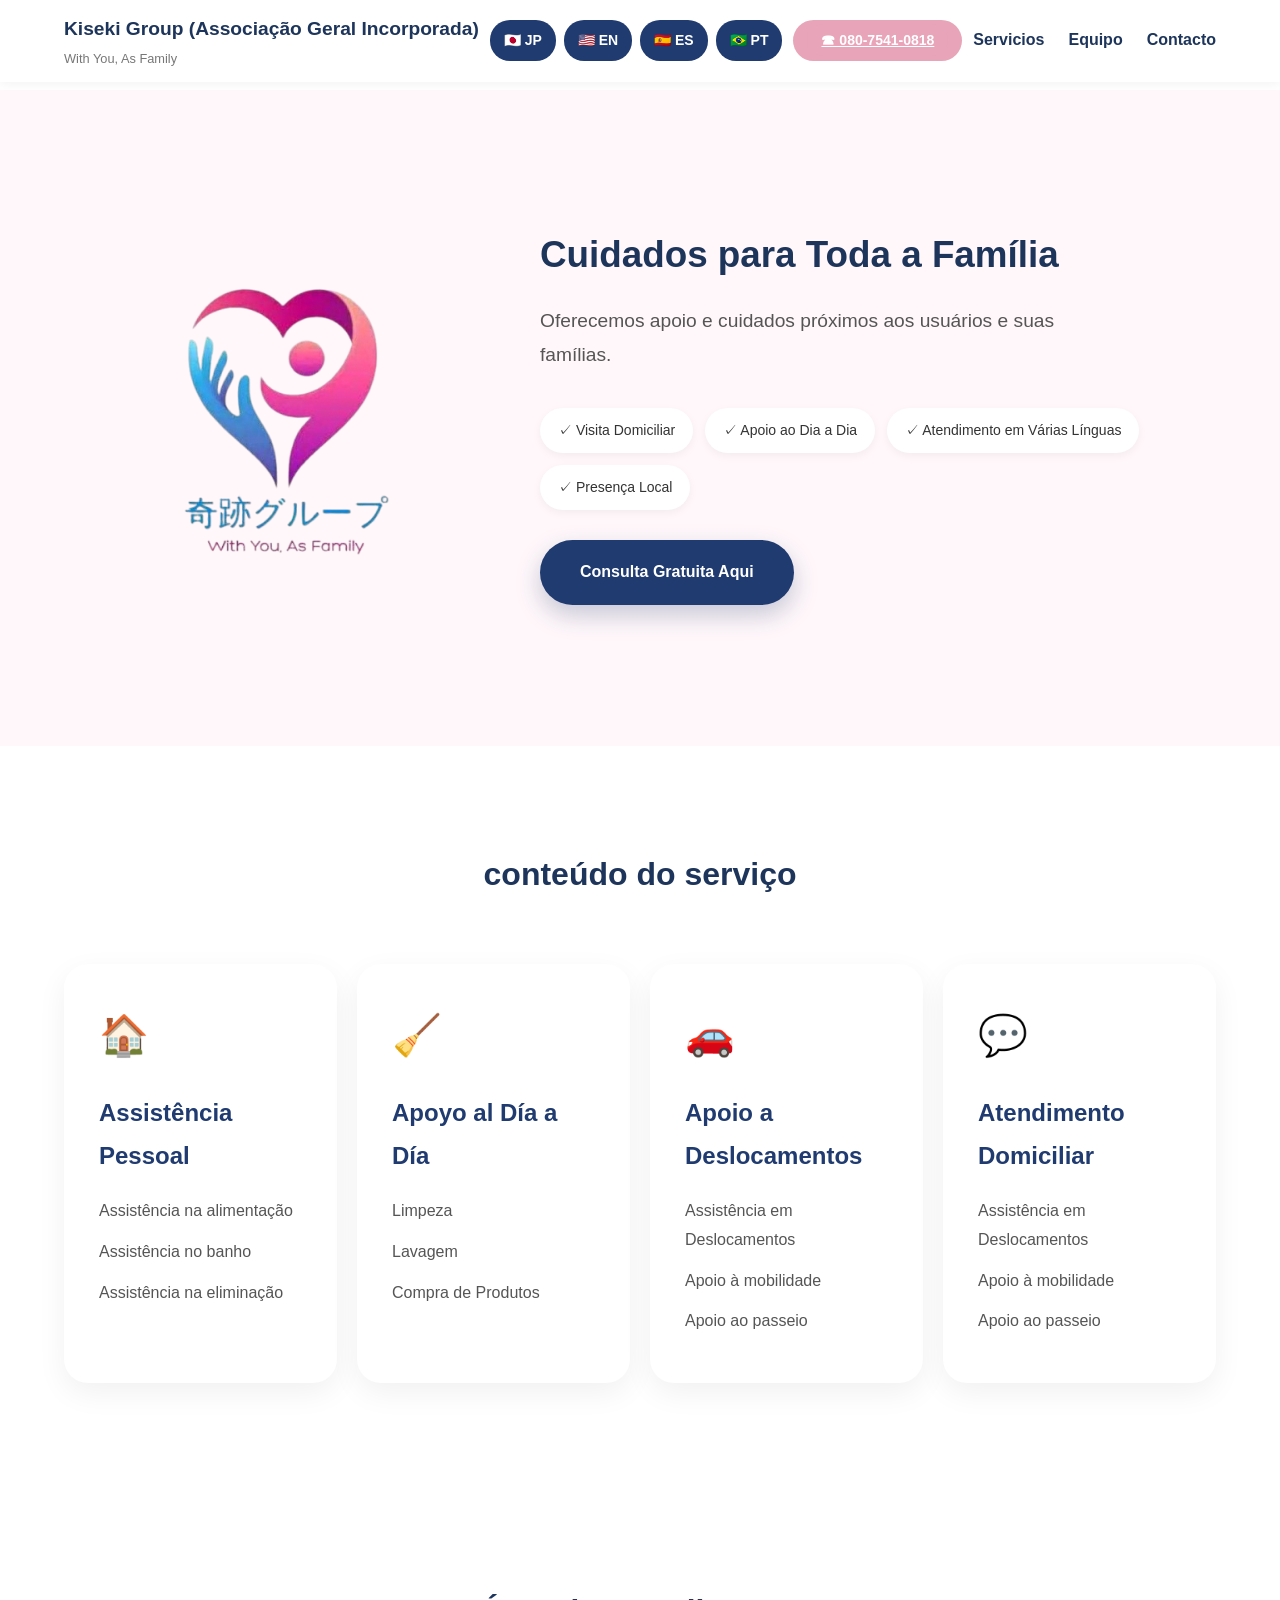
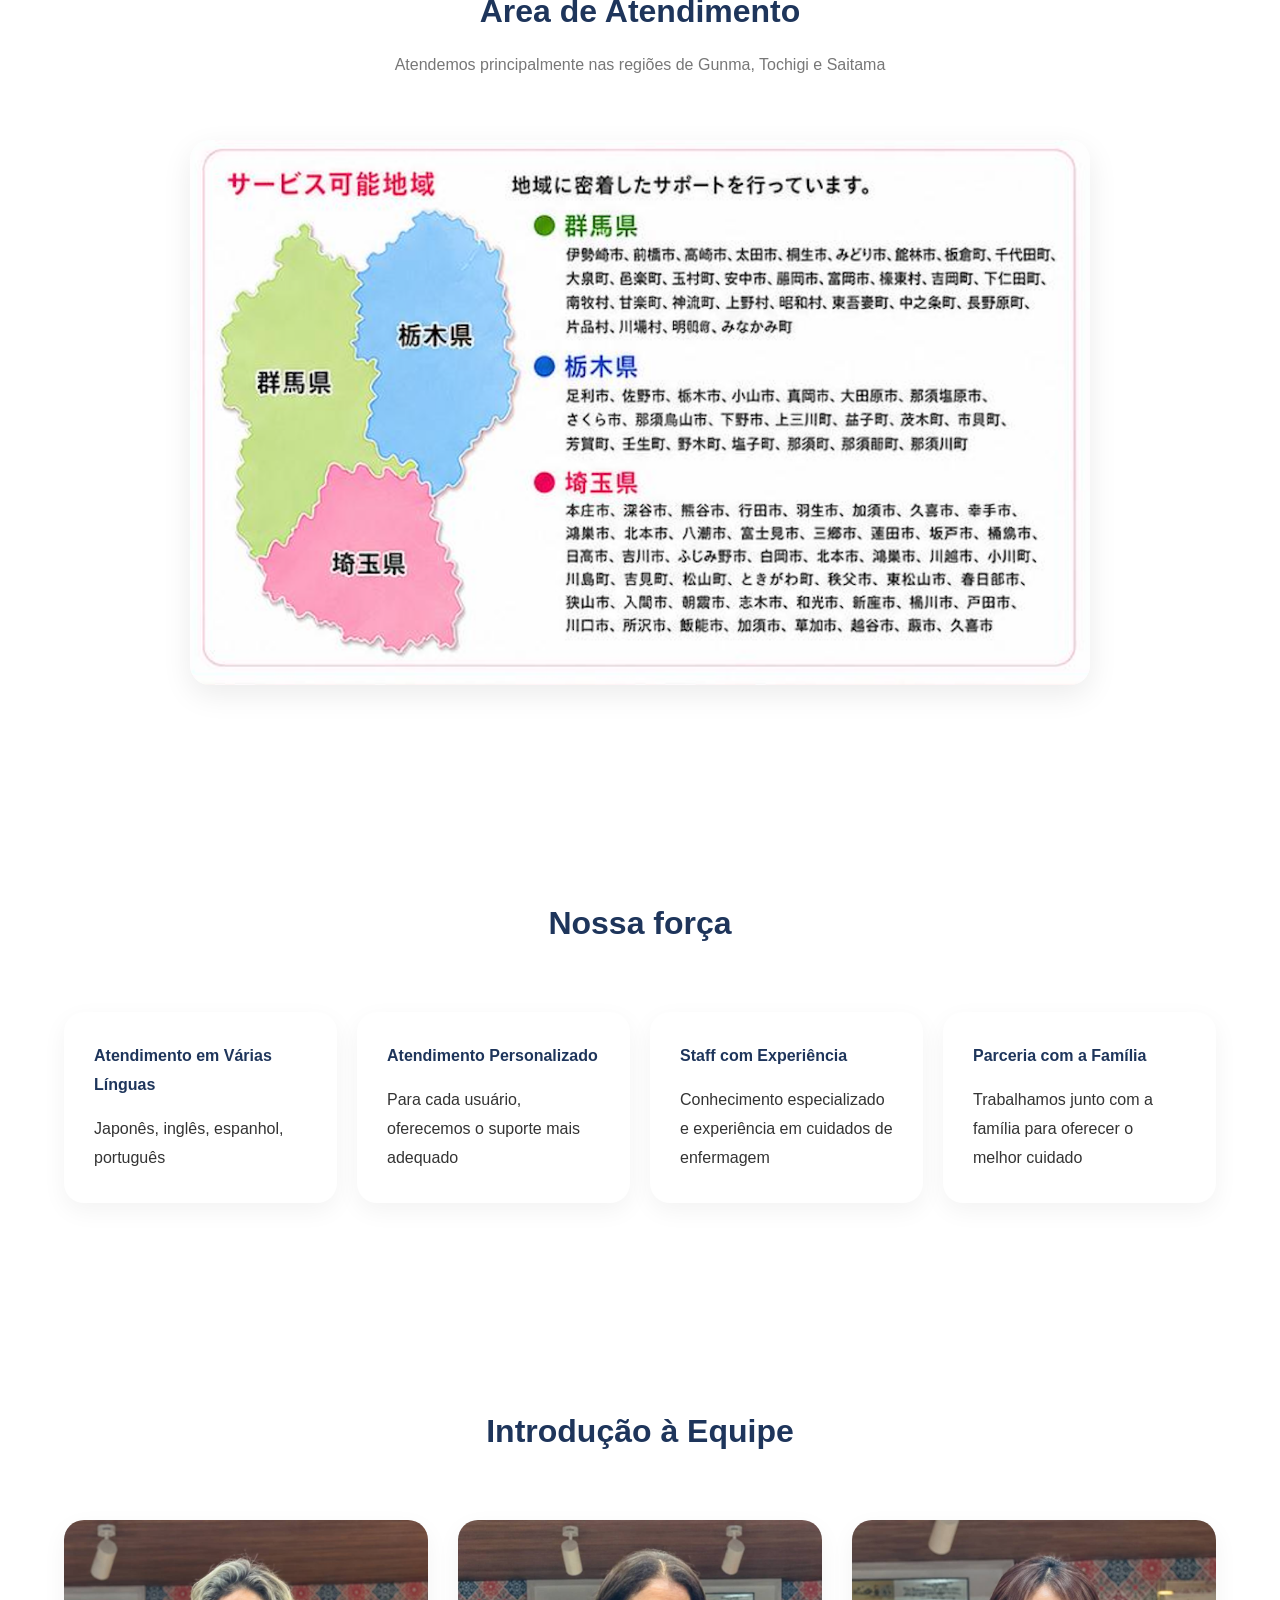
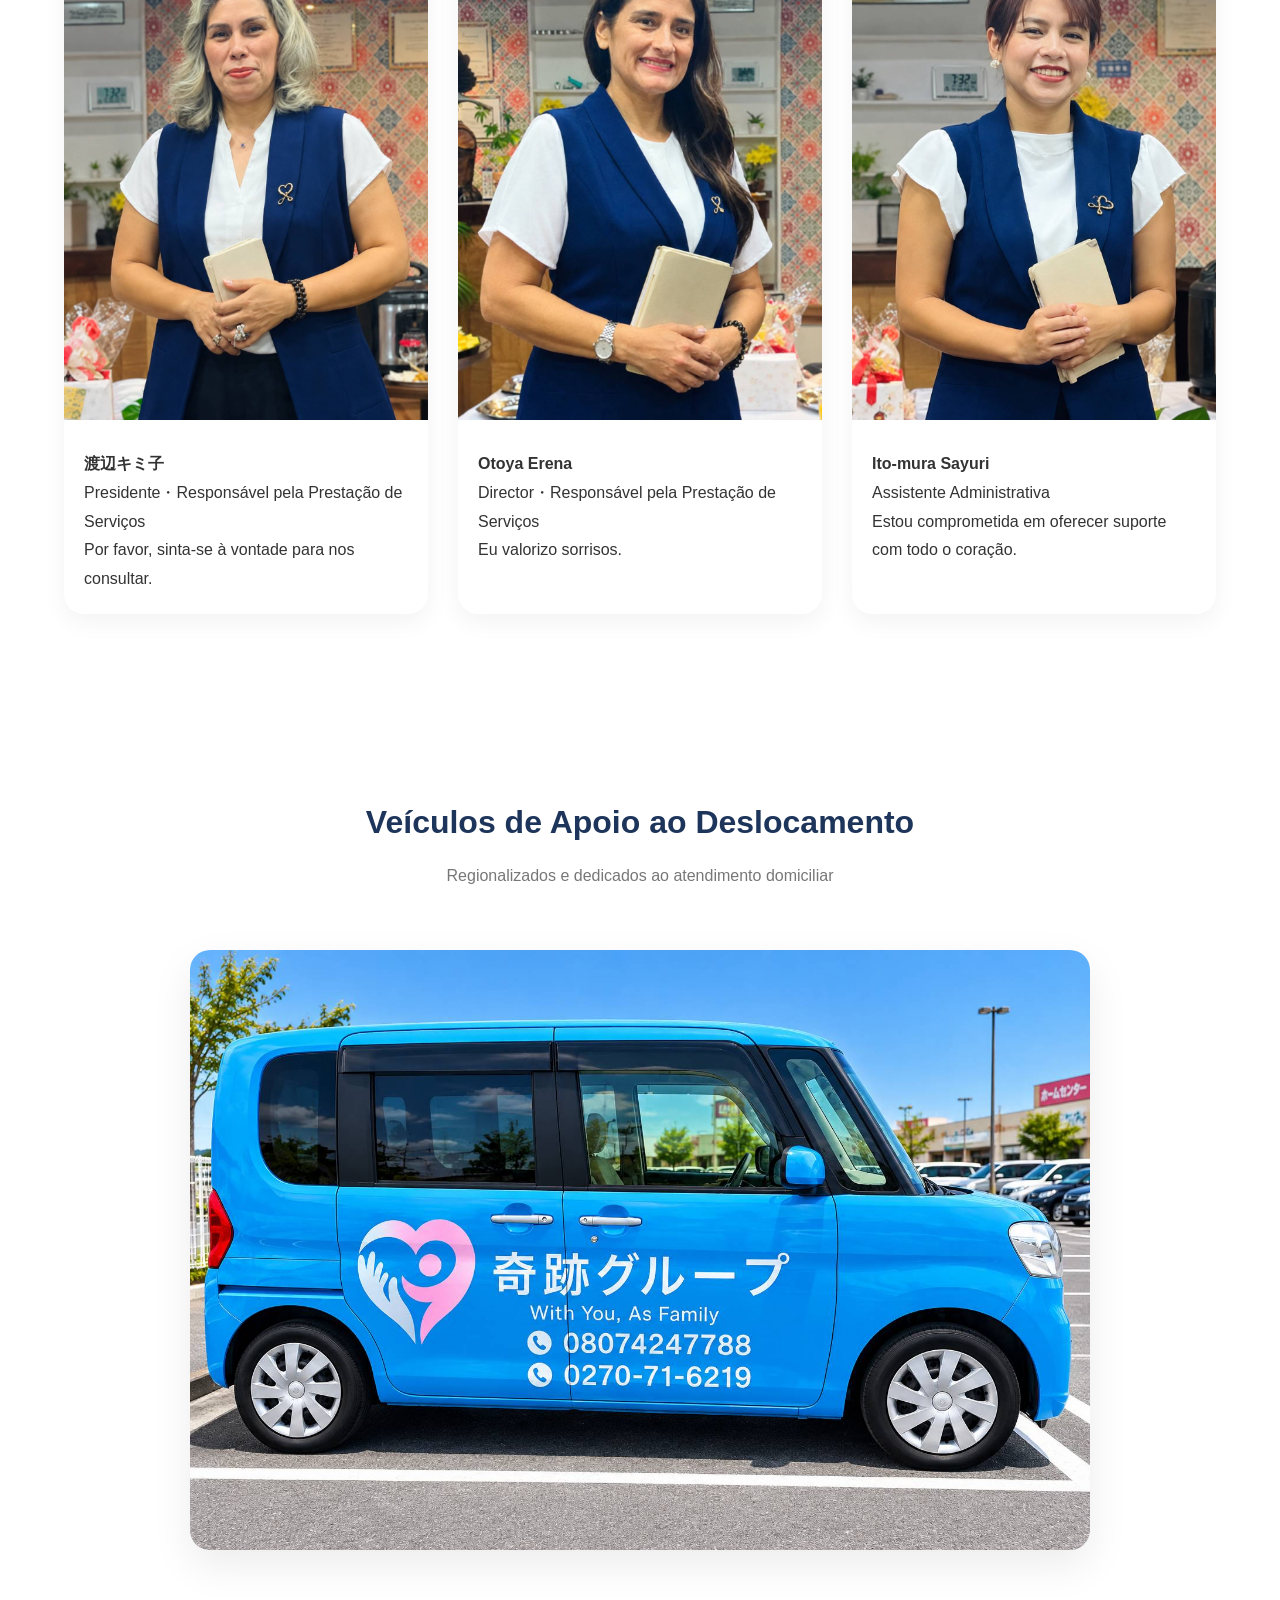
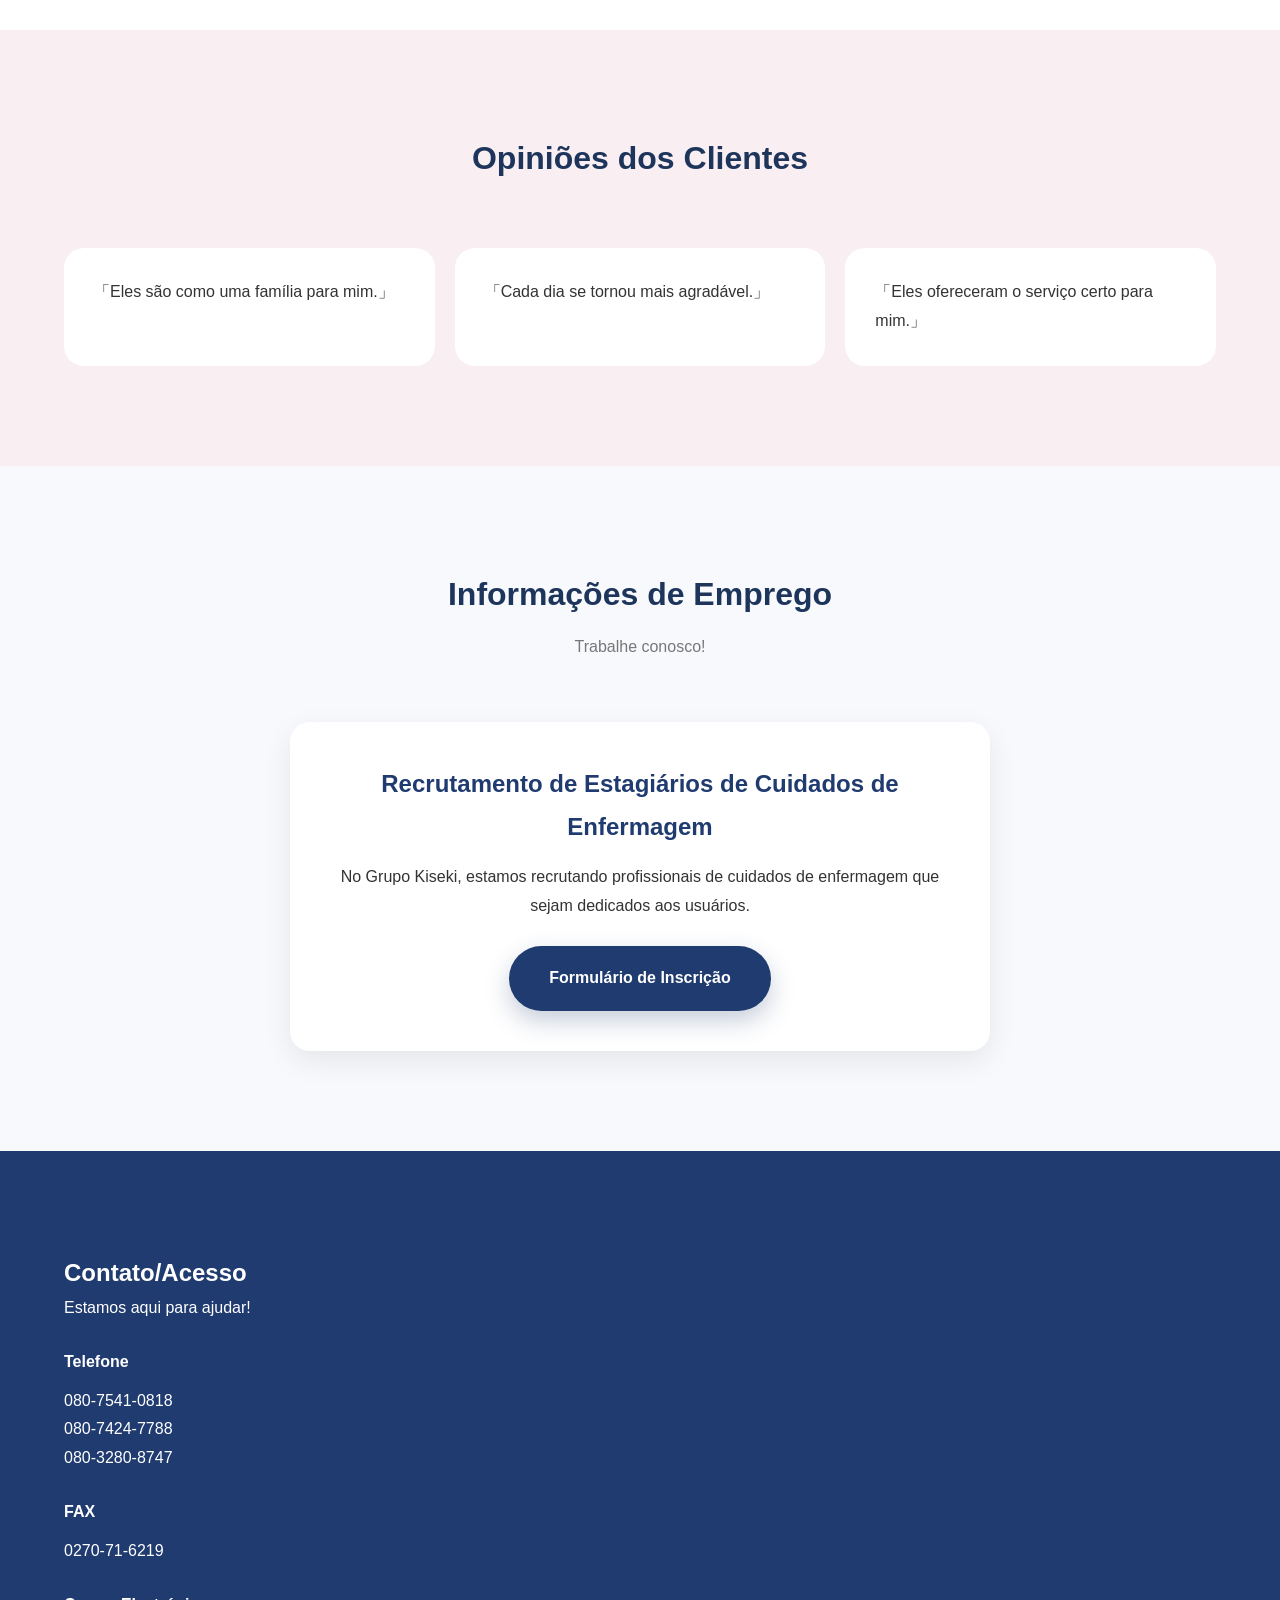
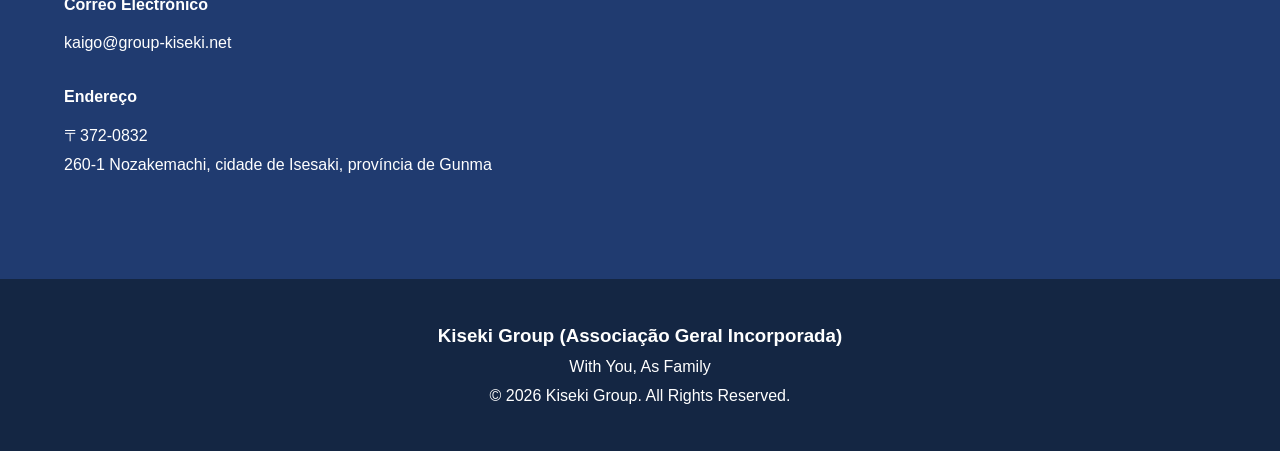
<file: pt.html>
<!DOCTYPE html>
<html lang="ja">
<head>
<meta charset="UTF-8">
<meta name="viewport" content="width=device-width, initial-scale=1.0">

<title>Kiseki Group, uma associação geral incorporada | Cuidados domiciliares e apoio ao estilo de vida</title>

<meta name="description"
content="Serviços de assistência domiciliar na cidade de Isesaki, província de Gunma. Apoiamos nossos clientes e suas famílias, ajudando-os a viver cada dia com tranquilidade.">

<link rel="preconnect" href="https://fonts.googleapis.com">
<link rel="preconnect" href="https://fonts.gstatic.com" crossorigin>
<link rel="stylesheet" href="style.css" />
</head>

<body>

<!-- HEADER -->
<header>
<div class="container navbar">

  <div class="logo">
    <h1>Kiseki Group (Associação Geral Incorporada)</h1>
    <span>With You, As Family</span>
  </div>

<div class="lang-switch">
  <a href="index.html" class="lang-btn">🇯🇵 JP</a>
  <a href="en.html" class="lang-btn">🇺🇸 EN</a>
  <a href="es.html" class="lang-btn">🇪🇸 ES</a>
  <a href="pt.html" class="lang-btn">🇧🇷 PT</a>
</div>

  <div class="header-phone">
  <a href="tel:08075410818" class="header-phone">
  ☎ 080-7541-0818
  </a>
  </div>

  <nav>
    <ul>
      <li><a href="#service">Servicios</a></li>
      <li><a href="#staff">Equipo</a></li>
      <li><a href="#contact">Contacto</a></li>
    </ul>
  </nav>

</div>

</header>

<!-- HERO -->
<section class="hero">
  <div class="container hero-wrapper">

    <div class="hero-content">

      <h2>Cuidados para Toda a Família</h2>

      <p>
      Oferecemos apoio e cuidados próximos
      aos usuários e suas famílias.
      </p>

      <div class="hero-features">
        <span>✓ Visita Domiciliar</span>
        <span>✓ Apoio ao Dia a Dia</span>
        <span>✓ Atendimento em Várias Línguas</span>
        <span>✓ Presença Local</span>
      </div>

      <a href="#contact" class="btn btn-primary">
        Consulta Gratuita Aqui
      </a>

    </div>

    <div class="hero-image">
      <img src="images/logo.png" alt="奇跡グループ">
    </div>

  </div>
</section>

<!-- SERVICES -->
<section id="service">

<div class="container">

<div class="section-title">
  <h3> conteúdo do serviço</h3>
</div>

<div class="grid">

<div class="service-card">
  <div class="service-icon">🏠</div>
  <h4>Assistência Pessoal</h4>
  <ul>
    <li>Assistência na alimentação</li>
    <li>Assistência no banho</li>
    <li>Assistência na eliminação</li>
  </ul>
</div>

<div class="service-card">
  <div class="service-icon">🧹</div>
  <h4>Apoyo al Día a Día</h4>
  <ul>
    <li>Limpeza</li>
    <li>Lavagem</li>
    <li>Compra de Produtos</li>
  </ul>
</div>

<div class="service-card">
  <div class="service-icon">🚗</div>
  <h4>Apoio a Deslocamentos</h4>
  <ul>
    <li>Assistência em Deslocamentos</li>
    <li>Apoio à mobilidade</li>
    <li>Apoio ao passeio</li>
  </ul>
</div>

<div class="service-card">
  <div class="service-icon">💬</div>
  <h4>Atendimento Domiciliar</h4>
  <ul>
    <li>Assistência em Deslocamentos</li>
    <li>Apoio à mobilidade</li>
    <li>Apoio ao passeio</li>
  </ul>
</div>

</div>

</div>

</section>
<!-- area -->
 <section class="area" id="area">
  <div class="container">

    <div class="section-title">
      <h3>Área de Atendimento</h3>
      <p>Atendemos principalmente nas regiões de Gunma, Tochigi e Saitama</p>
    </div>

    <div class="area-content">

      <div class="area-map">
        <img src="images/area-map.png" alt="Área de Atendimento">
      </div>

    </div>

  </div>
</section>
<!-- STRENGTH -->
<section>

<div class="container">

<div class="section-title">
<h3>Nossa força</h3>
</div>

<div class="grid">

<div class="card">
<h4>Atendimento em Várias Línguas</h4>
<p>
Japonês, inglês, espanhol, português
</p>
</div>

<div class="card">
<h4>Atendimento Personalizado</h4>
<p>
Para cada usuário, oferecemos o suporte mais adequado
</p>
</div>

<div class="card">
<h4>Staff com Experiência</h4>
<p>
Conhecimento especializado e experiência em cuidados de enfermagem
</p>
</div>

<div class="card">
<h4>Parceria com a Família</h4>
<p>
Trabalhamos junto com a família para oferecer o melhor cuidado
</p>
</div>

</div>

</div>

</section>

<!-- STAFF -->
<section id="staff">

<div class="container">

<div class="section-title">
<h3>Introdução à Equipe</h3>
</div>

<div class="staff-grid">

<div class="staff-card">
<img src="images/渡辺キミコ.png" alt="Watanabe Kimiko">
<div class="staff-info">
<h4>渡辺キミ子</h4>
<p>Presidente・Responsável pela Prestação de Serviços</p>
<p>Por favor, sinta-se à vontade para nos consultar.</p>
</div>
</div>

<div class="staff-card">
<img src="images/音谷エレナ.png" alt="Otoya Erena">
<div class="staff-info">
<h4>Otoya Erena</h4>
<p>Director・Responsável pela Prestação de Serviços</p>
<p>Eu valorizo ​​sorrisos.</p>
</div>
</div>

<div class="staff-card">
<img src="images/糸村さゆり.png" alt="Ito-mura Sayuri">
<div class="staff-info">
<h4>Ito-mura Sayuri</h4>
<p>Assistente Administrativa</p>
<p>Estou comprometida em oferecer suporte com todo o coração.</p>
</div>
</div>

</div>

</div>

</section>

<section class="vehicle">

  <div class="container">

    <div class="section-title">
      <h3>Veículos de Apoio ao Deslocamento</h3>
      <p>Regionalizados e dedicados ao atendimento domiciliar</p>
    </div>

    <img src="images/car.jpg" alt="Veículos de Apoio ao Deslocamento">

  </div>

</section>

<!-- TESTIMONIAL -->
<section class="testimonial">

<div class="container">

<div class="section-title">
<h3>Opiniões dos Clientes</h3>
</div>

<div class="grid">

<div class="testimonial-card">
「Eles são como uma família para mim.」
</div>

<div class="testimonial-card">
「Cada dia se tornou mais agradável.」
</div>

<div class="testimonial-card">
「Eles ofereceram o serviço certo para mim.」
</div>

</div>

</div>

</section>

<!-- RECRUIT -->
<section class="recruit">

  <div class="container">

    <div class="section-title">
      <h3>Informações de Emprego</h3>
      <p>Trabalhe conosco!</p>
    </div>

    <div class="recruit-box">

      <h4>Recrutamento de Estagiários de Cuidados de Enfermagem</h4>

      <p>
        No Grupo Kiseki, estamos recrutando profissionais de cuidados de enfermagem que sejam dedicados aos usuários.
      </p>

      <a href="https://bit.ly/kiseki-form"
         class="btn btn-primary"
         target="_blank">
        Formulário de Inscrição
      </a>

    </div>

  </div>

</section>

<!-- CONTACT -->
<section id="contact" class="contact">

  <div class="container">

    <div class="contact-header">
      <h2 class="contact-title">
      Contato/Acesso
    </h2>
    <p>Estamos aqui para ajudar!</p>

    </div>

    <div class="contact-grid">

      <div class="contact-info">

        <h4>Telefone</h4>
        <p>080-7541-0818</p>
        <p>080-7424-7788</p>
        <p>080-3280-8747</p>

        <h4>FAX</h4>
        <p>0270-71-6219</p>

        <h4>Correo Electrónico</h4>
        <p>kaigo@group-kiseki.net</p>

        <h4>Endereço</h4>
        <p>
          〒372-0832<br>
          260-1 Nozakemachi, cidade de Isesaki, província de Gunma
        </p>

      </div>

      <div class="map-wrapper">

        <iframe
          src="https://www.google.com/maps/embed?pb=!1m18!1m12!1m3!1d3216.30057712314!2d139.19436201104378!3d36.28075607228467!2m3!1f0!2f0!3f0!3m2!1i1024!2i768!4f13.1!3m3!1m2!1s0x601ee8715ef8e0c7%3A0x4e97ece692a49048!2s260-1%20Yogech%C5%8D%2C%20Isesaki%2C%20Gunma%20372-0832!5e0!3m2!1sen!2sjp!4v1789994020657!5m2!1sen!2sjp" 
          width="100%"
          height="450"
          style="border:0;"
          loading="lazy">
        </iframe>

      </div>

    </div>

  </div>

</section>
<footer>

<h3>Kiseki Group (Associação Geral Incorporada)</h3>

<p>With You, As Family</p>

<p>
© 2026 Kiseki Group.
All Rights Reserved.
</p>

</footer>

</body>
</html>
</file>
<file: style.css>
html {
  scroll-behavior: smooth;
}
*{
margin:0;
padding:0;
box-sizing:border-box;
}

body{
font-family:
"Yu Gothic",
"YuGothic",
sans-serif;
line-height:1.8;
color:#333;
background:#fff;
}

/* =====================
   COLOR
===================== */

:root{
--navy:#1E355B;
--pink:#E8A4B8;
--pink-light:#F9EEF2;
--white:#fff;
--gray:#f6f8fb;
}

.container{
width:90%;
max-width:1200px;
margin:auto;
}

/* =====================
   HEADER
===================== */

header{
position:fixed;
width:100%;
top:0;
background:white;
box-shadow:0 2px 10px rgba(0,0,0,.05);
z-index:100;
}

.header-right{
  display:flex;
  align-items:center;
  gap:20px;
}

.lang-switch{
  display:flex;
  gap:8px;
}

.lang-btn{
  background:#203B70;
  color:white;
  text-decoration:none;
  padding:8px 14px;
  border-radius:20px;
  font-size:14px;
  font-weight:600;
}

.lang-btn:hover{
  opacity:.8;
}

.header-phone{
  background:var(--pink);
  color:white;
  font-size:14px;
  padding:8px 14px;
  border-radius:50px;
  font-weight:bold;
}

.hero-lead{
    font-size:1.2rem;
    max-width:600px;
    margin-bottom:25px;
}

.hero-points{
    display:flex;
    gap:15px;
    flex-wrap:wrap;
    margin-bottom:30px;
}

.hero-points span{
    background:white;
    padding:10px 18px;
    border-radius:30px;
    box-shadow:0 4px 12px rgba(0,0,0,.08);
    font-size:.95rem;
}

.navbar{
display:flex;
justify-content:space-between;
align-items:center;
padding:12px 0;
}

.logo h1{
font-size:1.2rem;
color:var(--navy);
}

.logo span{
display:block;
font-size:.8rem;
color:#777;
}

nav ul{
display:flex;
gap:24px;
list-style:none;
}

nav a{
text-decoration:none;
color:var(--navy);
font-weight:600;
transition:.3s;
}

nav a:hover{
color:var(--pink);
}

/* =====================
   HERO
===================== */

.hero{
  margin-top:90px;
  padding:120px 0;
  min-height:auto;
  display:flex;
  align-items:center;
  background:#FFF7FA;
}

.hero-wrapper{
  display:flex;
  align-items:center;
  justify-content:space-between;
  gap:60px;
}

.hero-content{
order:2;
}

.hero-image{
order:1;
}

.hero-content{
  flex:1.3;
}

.hero-image{
  flex:0.8;
  display:flex;
  justify-content:center;
}

.hero h2{
  font-size:2.3rem;
  line-height:1.3;
  color:var(--navy);
  margin-bottom:25px;
}

.hero p{
  font-size:1.2rem;
  max-width:550px;
  margin-bottom:35px;
  color:#555;
}

.btn-primary{
  display:inline-block;
  background:#203B70;
  box-shadow:0 10px 25px rgba(32,59,112,.25);
  color:#fff;
  padding:18px 40px;
  border-radius:999px;
  text-decoration:none;
  font-weight:700;
}

.hero-features{
  display:flex;
  flex-wrap:wrap;
  gap:12px;
  margin:30px 0;
}

.hero-image img{
  width:420px;
  max-width:100%;
  border-radius:0;
  box-shadow:none;
}

.hero-features span{
  background:white;
  padding:10px 18px;
  border-radius:999px;
  font-size:14px;
  box-shadow:0 3px 10px rgba(0,0,0,.05);
}
/* =====================
   SECTION
===================== */

section{
padding:100px 0;
}

.section-title{
text-align:center;
margin-bottom:60px;
}

.section-title h3{
font-size:2rem;
color:var(--navy);
margin-bottom:10px;
}

.section-title p{
color:#777;
}

.service-card{
  background:#fff;
  padding:35px;
  border-radius:24px;
  box-shadow:0 10px 30px rgba(0,0,0,.06);
  transition:.3s;
}

.service-card:hover{
  transform:translateY(-8px);
  box-shadow:0 20px 40px rgba(0,0,0,.12);
}

.service-icon{
  font-size:40px;
  margin-bottom:20px;
}

.service-card h4{
  font-size:1.5rem;
  color:#203B70;
  margin-bottom:20px;
}

.service-card ul{
  list-style:none;
  padding:0;
}

.service-card li{
  margin-bottom:12px;
  color:#555;
}

.service-link{
  display:inline-block;
  margin-top:20px;
  color:#203B70;
  font-weight:700;
}
/* =====================
  AREA
===================== */
.area{
  padding:100px 0;
  background:#fff;
}

.area-content{
  text-align:center;
}

.area-map img{
  width:100%;
  max-width:900px;
  border-radius:20px;
  box-shadow:0 10px 30px rgba(0,0,0,.08);
}
/* =====================
   ABOUT
===================== */

.about{
background:var(--gray);
}

.about-text{
max-width:850px;
margin:auto;
text-align:center;
font-size:1.1rem;
}

/* =====================
   CARD GRID
===================== */

.grid{
display:grid;
grid-template-columns:
repeat(auto-fit,minmax(250px,1fr));
gap:20px;
}

.card{
background:white;
padding:30px;
border-radius:20px;
box-shadow:0 8px 25px rgba(0,0,0,.05);
transition:.3s;
}

.card:hover{
transform:translateY(-5px);
}

.card h4{
color:var(--navy);
margin-bottom:15px;
}

/* =====================
   STAFF
===================== */

.staff-grid{
  display:grid;
  grid-template-columns:repeat(3,1fr);
  gap:30px;
}

.staff-card img{
  width:100%;
  height:500px;
  object-fit:cover;
}

.staff-card{
background:white;
border-radius:20px;
overflow:hidden;
box-shadow:0 8px 25px rgba(0,0,0,.05);
}

.staff-info{
padding:20px;
}
.vehicle{
  padding:80px 0;
  background:#fff;
}

.vehicle img{
  width:100%;
  max-width:900px;
  display:block;
  margin:auto;
  border-radius:20px;
  box-shadow:0 15px 40px rgba(0,0,0,.08);
}
/* =====================
   TESTIMONIAL
===================== */

.testimonial{
background:var(--pink-light);
}

.testimonial-card{
background:white;
padding:30px;
border-radius:20px;
}
/* =====================
   RECRUIT
===================== */
.recruit{
  background:#F7F9FC;
}

.recruit-box{
  max-width:700px;
  margin:auto;
  text-align:center;
  background:white;
  padding:40px;
  border-radius:20px;
  box-shadow:0 10px 30px rgba(0,0,0,.08);
}

.recruit-box h4{
  color:#203B70;
  margin-bottom:15px;
  font-size:1.5rem;
}

.recruit-box p{
  margin-bottom:25px;
}
/* =====================
   CONTACT
===================== */
.contact .section-title{
  margin-bottom:60px;
}

.contact .section-title h3{
  color:white;
  font-size:2.5rem;
}

.contact .section-title p{
  color:rgba(255,255,255,.8);
  font-size:1.1rem;
}
.contact{
  background:#203B70;
  color:white;
}

.contact-grid{
  display:grid;
  grid-template-columns:1fr 1.5fr;
  gap:50px;
  align-items:center;
}

.contact-info h4{
  margin-top:25px;
  margin-bottom:10px;
}

.contact-info p{
  line-height:1.8;
}

.map-wrapper{
  overflow:hidden;
  border-radius:20px;
}

.map-wrapper iframe{
  display:block;
}

/* =====================
   FOOTER
===================== */

footer{
background:#142643;
color:white;
text-align:center;
padding:40px 20px;
}

/* =====================
   MOBILE
===================== */

@media(max-width:768px){

  nav{
    display:none;
  }

  .navbar{
    flex-direction:column;
    gap:15px;
    text-align:center;
  }

  .navbar{
    justify-content:space-between;
    align-items:center;
  }

    .logo h1{
      font-size:1.6rem;
  }

  .logo p{
      font-size:.9rem;
  }

  .hero{
    padding:80px 0;
  }

  .hero-wrapper{
    flex-direction:column;
    text-align:center;
  }

  .hero-content{
    order:2;
  }

  .hero-image{
    order:1;
  }

  .hero h2{
  text-align:center;
  font-size:1.8rem;
  line-height:1.4;
}

  .hero p{
  font-size:1rem;
  line-height:1.8;
  max-width:100%;
}

  .hero-features{
    justify-content:center;
  }

  .hero-image img{
    width:300px;
  }


.staff-grid{
grid-template-columns:1fr;
}

.service-card h4{
  min-height:100px;
  display:flex;
  align-items:center;
  justify-content:center;
  text-align:center;
  line-height:1.3;
}

.staff-card img{
height:auto;
}

.contact-grid{
grid-template-columns:1fr;
}

.header-phone{
font-size:14px;
padding:8px 14px;
}

.logo h1{
font-size:1rem;
}

.section-title h3{
font-size:1.8rem;
}
.testimonial-card{
  text-align:center;
}

.contact-title{
  text-align:center;
  font-size:clamp(2rem, 5vw, 3rem);
  line-height:1.3;

}

.contact-title{
  white-space: nowrap;
}


.contact-header p{
  text-align:center;
  font-size:1rem;
  line-height:1.5;
  word-break:keep-all;
}
.contact-info{
  text-align:center;
}

.contact-info h4{
  margin-bottom:10px;
}

.contact-info p{
  margin:6px 0;
}

}
</file>
